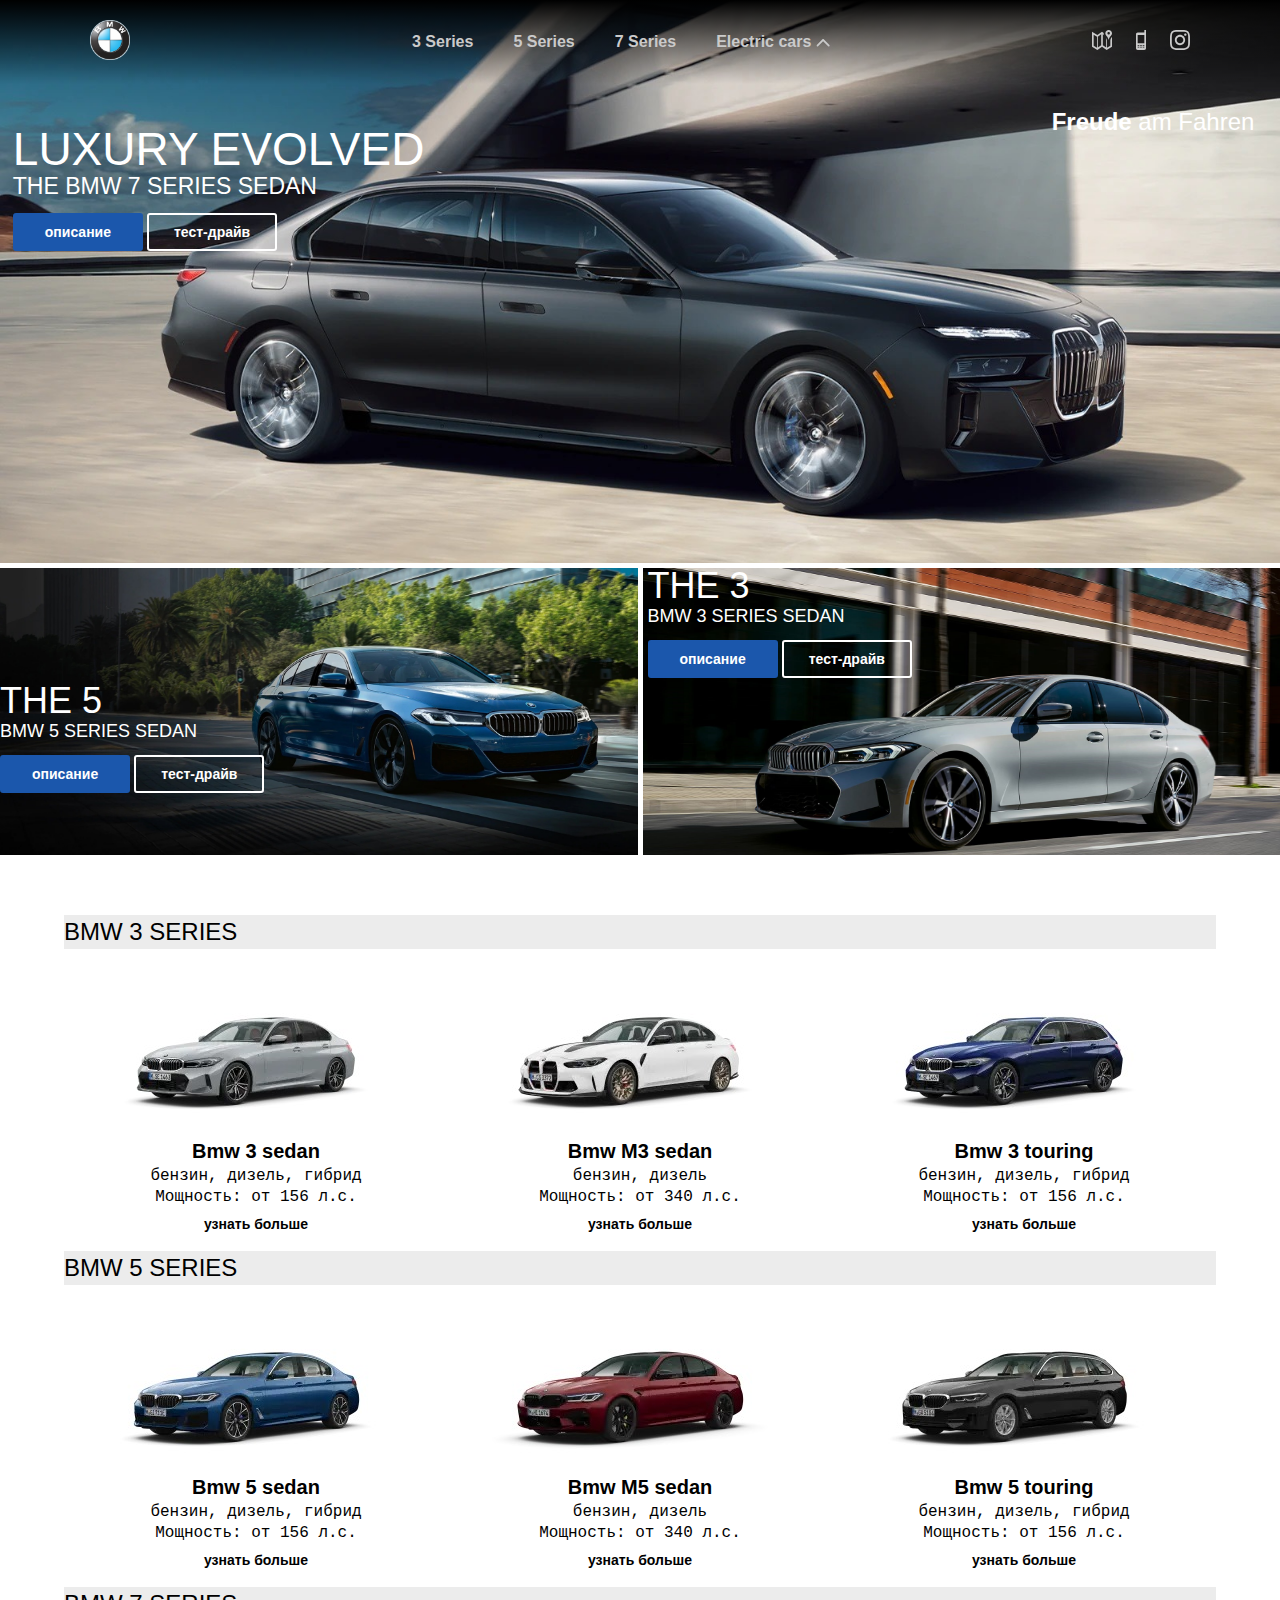
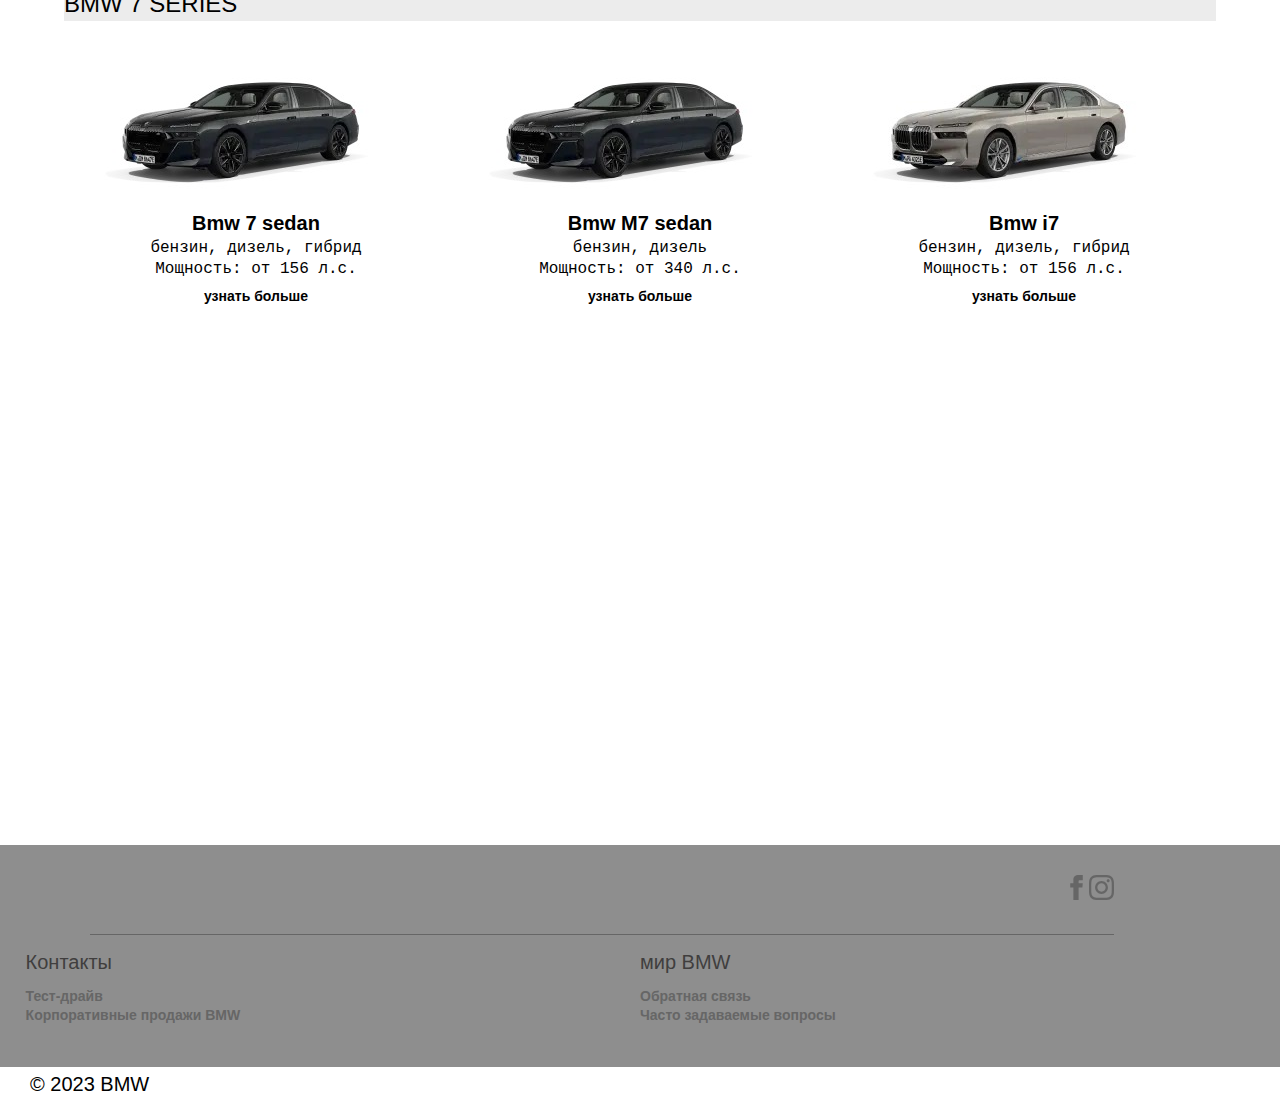
<file: index.html>
<!DOCTYPE html>
<html lang="en">
<head >
  <meta name="viewport" content="width=device-width, initial-scale=1.0">
  <meta charset="utf-8">
  <title> BMW </title>
  <link rel="shortcut icon" href="images/favicon.ico" type="image/x-icon">
  <link rel="stylesheet" href="styles/style.css" type="text/css">
</head>
<body>

    <header class="header">
        <div class="header_div"> 
          <div class="menu-btn">
            <svg  class="menu-icon" xmlns="http://www.w3.org/2000/svg" 
            fill-rule="evenodd" clip-rule="evenodd"><path d="M24 18v1h-24v-1h24zm0-6v1h
            -24v-1h24zm0-6v1h-24v-1h24z" /><path d="M24 19h-24v-1h24v1zm0-
            6h-24v-1h24v1zm0-6h-24v-1h24v1z"/></svg>
          </div>
            <a class="link_home" href="index.html" alt="home"><img class="logo" src="images/logo_bmw.png" alt="bmw"></a>
            <nav class="burger-menu hidden-menu">
              <ul class="list_menu">
                <li class="input_menu"><a class="link_menu" href="bmw7.html">3 Series</a></li>
                <li class="input_menu"><a class="link_menu" href="bmw7.html">5 Series</a></li>
                <li class="input_menu"><a class="link_menu" href="bmw7.html">7 Series</a></li>
                <li class="input_menu"><a class="link_menu  btn button" href="#">Electric cars
                       <svg class="svg_electro btn rotate" viewBox="0 0 16 9" xmlns="http://www.w3.org/2000/svg">
                       <path d="M7.29289 8.70711C7.68342 9.09763 8.31658 9.09763 8.70711 8.70711L15.0711 2.34315C15.4616 
                       1.95262 15.4616 1.31946 15.0711 0.928933C14.6805 0.538408 14.0474 0.538408 13.6569 0.928933L8 6.58579L2.34315 0.928932C1.95262 0.538407 1.31946 0.538407 0.928933 0.928932C0.538408 1.31946 0.538408 1.95262 0.928933 2.34315L7.29289 8.70711ZM7 7L7 8L9 8L9 7L7 7Z"/>
                       </svg>
                      </a>
                </li>
              </ul>
            </nav>
            <div class="menu_contact">
            <a class="menu_contact" alt="maps" href="https://www.google.com/maps/place/%D0%A3%D0%A0%D0%9C+%D0%90%D0%BB%D1%8C%D1%84%D0%B0-%D0%91%D0%B0%D0%BD%D0%BA/@53.971947,27.5871928,18.34z/data=!4m5!3m4!1s0x46dbc76c0604fe89:0x4b7a73ce755a266a!8m2!3d53.97207!4d27.58874?hl=ru">
              <svg class="svg_contact" xmlns="http://www.w3.org/2000/svg" viewBox="0 0 24 24"><path d="M23.961 8.429c-.831.982-1.614 1.918-1.961 3.775v6.683l-4 2.479v-9.161c-.206-1.104-.566-1.885-1-2.539v11.475l-4-2.885v-13.069l1.577 1.138c-.339-.701-.577-1.518-.577-2.524l.019-.345-2.019-1.456-5.545 4-6.455-4v18l6.455 4 5.545-4 5.545 4 6.455-4v-11.618l-.039.047zm-17.961 12.936l-4-2.479v-13.294l4 2.479v13.294zm5-3.11l-4 2.885v-13.067l4-2.886v13.068zm9-18.255c-2.1 0-4 1.702-4 3.801 0 3.121 3.188 3.451 4 8.199.812-4.748 4-5.078 4-8.199 0-2.099-1.9-3.801-4-3.801zm0 5.5c-.828 0-1.5-.671-1.5-1.5s.672-1.5 1.5-1.5 1.5.671 1.5 1.5-.672 1.5-1.5 1.5z"/>
              </svg></a>
            <a class="menu_tel" href="tel:+375298667847" alt="mobile">
              <svg class="svg_contact" xmlns="http://www.w3.org/2000/svg"  viewBox="0 0 24 24"><path d="M16 0v3h-8c-1.104 0-2 .896-2 2v17c0 1.104.896 2 2 2h8c1.104 0 2-.896 2-2v-22h-2zm-6 21h-2v-1h2v1zm0-2h-2v-1h2v1zm3 2h-2v-1h2v1zm0-2h-2v-1h2v1zm3 2h-2v-1h2v1zm0-2h-2v-1h2v1zm0-3h-8v-10h8v10z"/>
            </svg></a>
            <a href="https://www.instagram.com/bmw.belarus/" alt="instagram">
              <svg class="svg_contact" xmlns="http://www.w3.org/2000/svg"  viewBox="0 0 24 24"><path d="M12 2.163c3.204 0 3.584.012 4.85.07 3.252.148 4.771 1.691 4.919 4.919.058 1.265.069 1.645.069 4.849 0 3.205-.012 3.584-.069 4.849-.149 3.225-1.664 4.771-4.919 4.919-1.266.058-1.644.07-4.85.07-3.204 0-3.584-.012-4.849-.07-3.26-.149-4.771-1.699-4.919-4.92-.058-1.265-.07-1.644-.07-4.849 0-3.204.013-3.583.07-4.849.149-3.227 1.664-4.771 4.919-4.919 1.266-.057 1.645-.069 4.849-.069zm0-2.163c-3.259 0-3.667.014-4.947.072-4.358.2-6.78 2.618-6.98 6.98-.059 1.281-.073 1.689-.073 4.948 0 3.259.014 3.668.072 4.948.2 4.358 2.618 6.78 6.98 6.98 1.281.058 1.689.072 4.948.072 3.259 0 3.668-.014 4.948-.072 4.354-.2 6.782-2.618 6.979-6.98.059-1.28.073-1.689.073-4.948 0-3.259-.014-3.667-.072-4.947-.196-4.354-2.617-6.78-6.979-6.98-1.281-.059-1.69-.073-4.949-.073zm0 5.838c-3.403 0-6.162 2.759-6.162 6.162s2.759 6.163 6.162 6.163 6.162-2.759 6.162-6.163c0-3.403-2.759-6.162-6.162-6.162zm0 10.162c-2.209 0-4-1.79-4-4 0-2.209 1.791-4 4-4s4 1.791 4 4c0 2.21-1.791 4-4 4zm6.406-11.845c-.796 0-1.441.645-1.441 1.44s.645 1.44 1.441 1.44c.795 0 1.439-.645 1.439-1.44s-.644-1.44-1.439-1.44z"/>
            </svg></a>
            </div>
          </div>
          <ul class="list_electro hidden">
            <li class="item_electro"><a href="bmwi.html"><img class="img_electro" src="images/bmv_ix.jpg"></a><a class="link_electro" href="bmwi.html">iX</a></li>
            <li class="item_electro"><a href="bmwi.html"><img class="img_electro" src="images/bmw_i7.jpg"></a><a class="link_electro" href="bmwi.html">i7</a></li>
            <li class="item_electro"><a href="bmwi.html"><img class="img_electro" src="images/bmw_i4.jpg"></a><a class="link_electro" href="bmwi.html">i4</a></li>
            <li class="item_electro"><a href="bmwi.html"><img class="img_electro" src="images/bmw_i1.jpg"></a><a class="link_electro" href="bmwi.html">i1</a></li>
          </ul>
           
           
    </header>
    <main>
      <section class="preview">
        <h2 class="tagline">Freude<span class="am_fahren"> am Fahren</span></h2>
        <div class="preview_img">
          <div class="preview_bmw7">
            <span class="the7">THE 7</span>
            <span class="span_luxury">LUXURY EVOLVED</span><br>
            <span class="span_sedan">THE BMW 7 SERIES SEDAN</span><br>
            <a href="bmw7.html" class="link_transition" title="bmw7">описание</a>
            <a href="testdrive.html" class="link_test-drive" title="bmw7">тест-драйв</a>
           </div>
        </div>
        <div class="preview_img5">
          <div class="preview_bmw5">
                <span class="span_luxury_small">THE 5</span><br>
                <span class="span_sedan_small">BMW 5 SERIES SEDAN</span><br>
                <a href="bmw7.html" class="link_transition">описание</a>
                <a href="testdrive.html" class="link_test-drive" title="bmw7">тест-драйв</a>
          </div>
        </div>
        <div class="preview_img3">
          <div class="preview_bmw3">
                <span class="span_luxury_small">THE 3</span><br>
                <span class="span_sedan_small">BMW 3 SERIES SEDAN</span><br>
                <a href="bmw7.html" class="link_transition">описание</a>
                <a href="testdrive.html" class="link_test-drive" title="bmw7">тест-драйв</a>
          </div>
        </div>
      </section>
      <section class="models">
        <div class="model_box">
        <span class="list_models-name">BMW 3 SERIES</span>
        <ul class="list_models">
          <li class="item_model">
            <img src="images/bmw3.jpg" alt="bmw3">
            <span class="model_name">Bmw 3 sedan</span>
            <span class="model_description">бензин, дизель, гибрид</span>
            <span class="model_description">Мощность: от 156 л.с.</span>
            <a class="model_link"  href="bmw7.html" title="bmw">узнать больше</a>
          </li>
          <li class="item_model">
            <img src="images/bmwm3.jpg" alt="bmw3">
            <span class="model_name">Bmw M3 sedan</span>
            <span class="model_description">бензин, дизель</span>
            <span class="model_description">Мощность: от 340 л.с.</span>
            <a class="model_link"  href="bmw7.html" title="bmw">узнать больше</a>
          </li>
          <li class="item_model">
            <img src="images/bmw3touring.jpg" alt="bmw3">
            <span class="model_name">Bmw 3 touring</span>
            <span class="model_description">бензин, дизель, гибрид</span>
            <span class="model_description">Мощность: от 156 л.с.</span>
            <a class="model_link"  href="bmw7.html" title="bmw">узнать больше</a>
          </li>
        </ul>
        </div>
        <div class="model_box">
        <span class="list_models-name">BMW 5 SERIES</span>
        <ul class="list_models">
          <li class="item_model">
            <img src="images/bmw5.jpg" alt="bmw3">
            <span class="model_name">Bmw 5 sedan</span>
            <span class="model_description">бензин, дизель, гибрид</span>
            <span class="model_description">Мощность: от 156 л.с.</span>
            <a class="model_link"  href="bmw7.html" title="bmw">узнать больше</a>
          </li>
          <li class="item_model">
            <img src="images/bmwm5.jpg" alt="bmw3">
            <span class="model_name">Bmw M5 sedan</span>
            <span class="model_description">бензин, дизель</span>
            <span class="model_description">Мощность: от 340 л.с.</span>
            <a class="model_link"  href="bmw7.html" title="bmw">узнать больше</a>
          </li>
          <li class="item_model">
            <img src="images/bmw5touring.jpg" alt="bmw3">
            <span class="model_name">Bmw 5 touring</span>
            <span class="model_description">бензин, дизель, гибрид</span>
            <span class="model_description">Мощность: от 156 л.с.</span>
            <a class="model_link"  href="bmw7.html" title="bmw">узнать больше</a>
          </li>
        </ul>
        </div>
        <div class="model_box">
        <span class="list_models-name">BMW 7 SERIES</span>
        <ul class="list_models">
          <li class="item_model">
            <img src="images/bmwm7.jpg" alt="bmw3">
            <span class="model_name">Bmw 7 sedan</span>
            <span class="model_description">бензин, дизель, гибрид</span>
            <span class="model_description">Мощность: от 156 л.с.</span>
            <a class="model_link" href="bmw7.html" title="bmw">узнать больше</a>
          </li>
          <li class="item_model">
            <img src="images/bmwm7.jpg" alt="bmw3">
            <span class="model_name">Bmw M7 sedan</span>
            <span class="model_description">бензин, дизель</span>
            <span class="model_description">Мощность: от 340 л.с.</span>
            <a class="model_link" href="bmw7.html" title="bmw">узнать больше</a>
          </li>
          <li class="item_model">
            <img src="images/bmw_i7.jpg" alt="bmw3">
            <span class="model_name">Bmw i7</span>
            <span class="model_description">бензин, дизель, гибрид</span>
            <span class="model_description">Мощность: от 156 л.с.</span>
            <a class="model_link" href="bmw7.html" title="bmw">узнать больше</a>
          </li>
        </ul>
       </div>
      </section>
      <section class="container_slider">
        <div class="slider_img">
           <img class="power" src="images/slide1.jpg" alt="slide1">
             <div class="container_text">
               <span class="text_slider">DESIGNED FOR THE DRIVEN</span><br>
               <span class="text2_slider">Earn up to 5X POINTS on eligible purchases.</span>
             </div>
        </div>
        <div class="slider_img">
           <img class="power" src="images/slide2.jpg" alt="slide2">
             <div class="container_text">
                <span class="text_slider">INTRODUCING BMW ULTIMATE CARE OIL<br>SERVICES</span><br>
                <span class="text2_slider">3 years prepaid for $225 for BMWs that have reached 60<br>
                monts or 60,000 miles</span>
             </div>
        </div>
        <div class="slider_img">
           <img class="power" src="images/slide3.jpg" alt="slide3">
             <div class="container_text">
               <span class="text_slider">BMW VALUE SERVICE</span>
               <span class="text2_slider">Think we're expensive? Think again.</span>
             </div>
        </div>
        <div class="slider_img">
           <img class="power" src="images/slide4.jpg" alt="slide4">
             <div class="container_text">
               <span class="text_slider">DOWNLOAD THE NEW<br>MY BMW APP</span>
             </div>
        </div>
      </section>

    </main>
    
    
    <footer>
      <section class="section_footer">
        <div class="container_svg">
          <a href="https://www.facebook.com/BMW" alt="facebook"><svg class="svg_footer" xmlns="http://www.w3.org/2000/svg"  viewBox="0 0 24 24"><path d="M9 8h-3v4h3v12h5v-12h3.642l.358-4h-4v-1.667c0-.955.192-1.333 1.115-1.333h2.885v-5h-3.808c-3.596 0-5.192 1.583-5.192 4.615v3.385z"/>
          </svg>
          </a>
          <a href="https://www.instagram.com/bmw.belarus/" alt="instagram">
          <svg class="svg_footer" xmlns="http://www.w3.org/2000/svg"  viewBox="0 0 24 24"><path d="M12 2.163c3.204 0 3.584.012 4.85.07 3.252.148 4.771 1.691 4.919 4.919.058 1.265.069 1.645.069 4.849 0 3.205-.012 3.584-.069 4.849-.149 3.225-1.664 4.771-4.919 4.919-1.266.058-1.644.07-4.85.07-3.204 0-3.584-.012-4.849-.07-3.26-.149-4.771-1.699-4.919-4.92-.058-1.265-.07-1.644-.07-4.849 0-3.204.013-3.583.07-4.849.149-3.227 1.664-4.771 4.919-4.919 1.266-.057 1.645-.069 4.849-.069zm0-2.163c-3.259 0-3.667.014-4.947.072-4.358.2-6.78 2.618-6.98 6.98-.059 1.281-.073 1.689-.073 4.948 0 3.259.014 3.668.072 4.948.2 4.358 2.618 6.78 6.98 6.98 1.281.058 1.689.072 4.948.072 3.259 0 3.668-.014 4.948-.072 4.354-.2 6.782-2.618 6.979-6.98.059-1.28.073-1.689.073-4.948 0-3.259-.014-3.667-.072-4.947-.196-4.354-2.617-6.78-6.979-6.98-1.281-.059-1.69-.073-4.949-.073zm0 5.838c-3.403 0-6.162 2.759-6.162 6.162s2.759 6.163 6.162 6.163 6.162-2.759 6.162-6.163c0-3.403-2.759-6.162-6.162-6.162zm0 10.162c-2.209 0-4-1.79-4-4 0-2.209 1.791-4 4-4s4 1.791 4 4c0 2.21-1.791 4-4 4zm6.406-11.845c-.796 0-1.441.645-1.441 1.44s.645 1.44 1.441 1.44c.795 0 1.439-.645 1.439-1.44s-.644-1.44-1.439-1.44z"/>
          </svg>
          </a>
        </div>
        <div class="container_contacts">
          <span class="footer_span box1">Контакты</span>
          <a class="link_footer" href="testdrive.html" title="test">Тест-драйв</a>
          <a class="link_footer">Обратная связь</a>
          <span class="footer_span box2">мир BMW</span>
          <a class="link_footer">Корпоративные продажи BMW</a>
          <a class="link_footer" href="question.html">Часто задаваемые вопросы</a>
        </div>
      </section>
      <span class="bmw2023">© 2023 BMW</span>
    </footer>





<script src="scripts/main.js"></script>

</body>
</html>
</file>
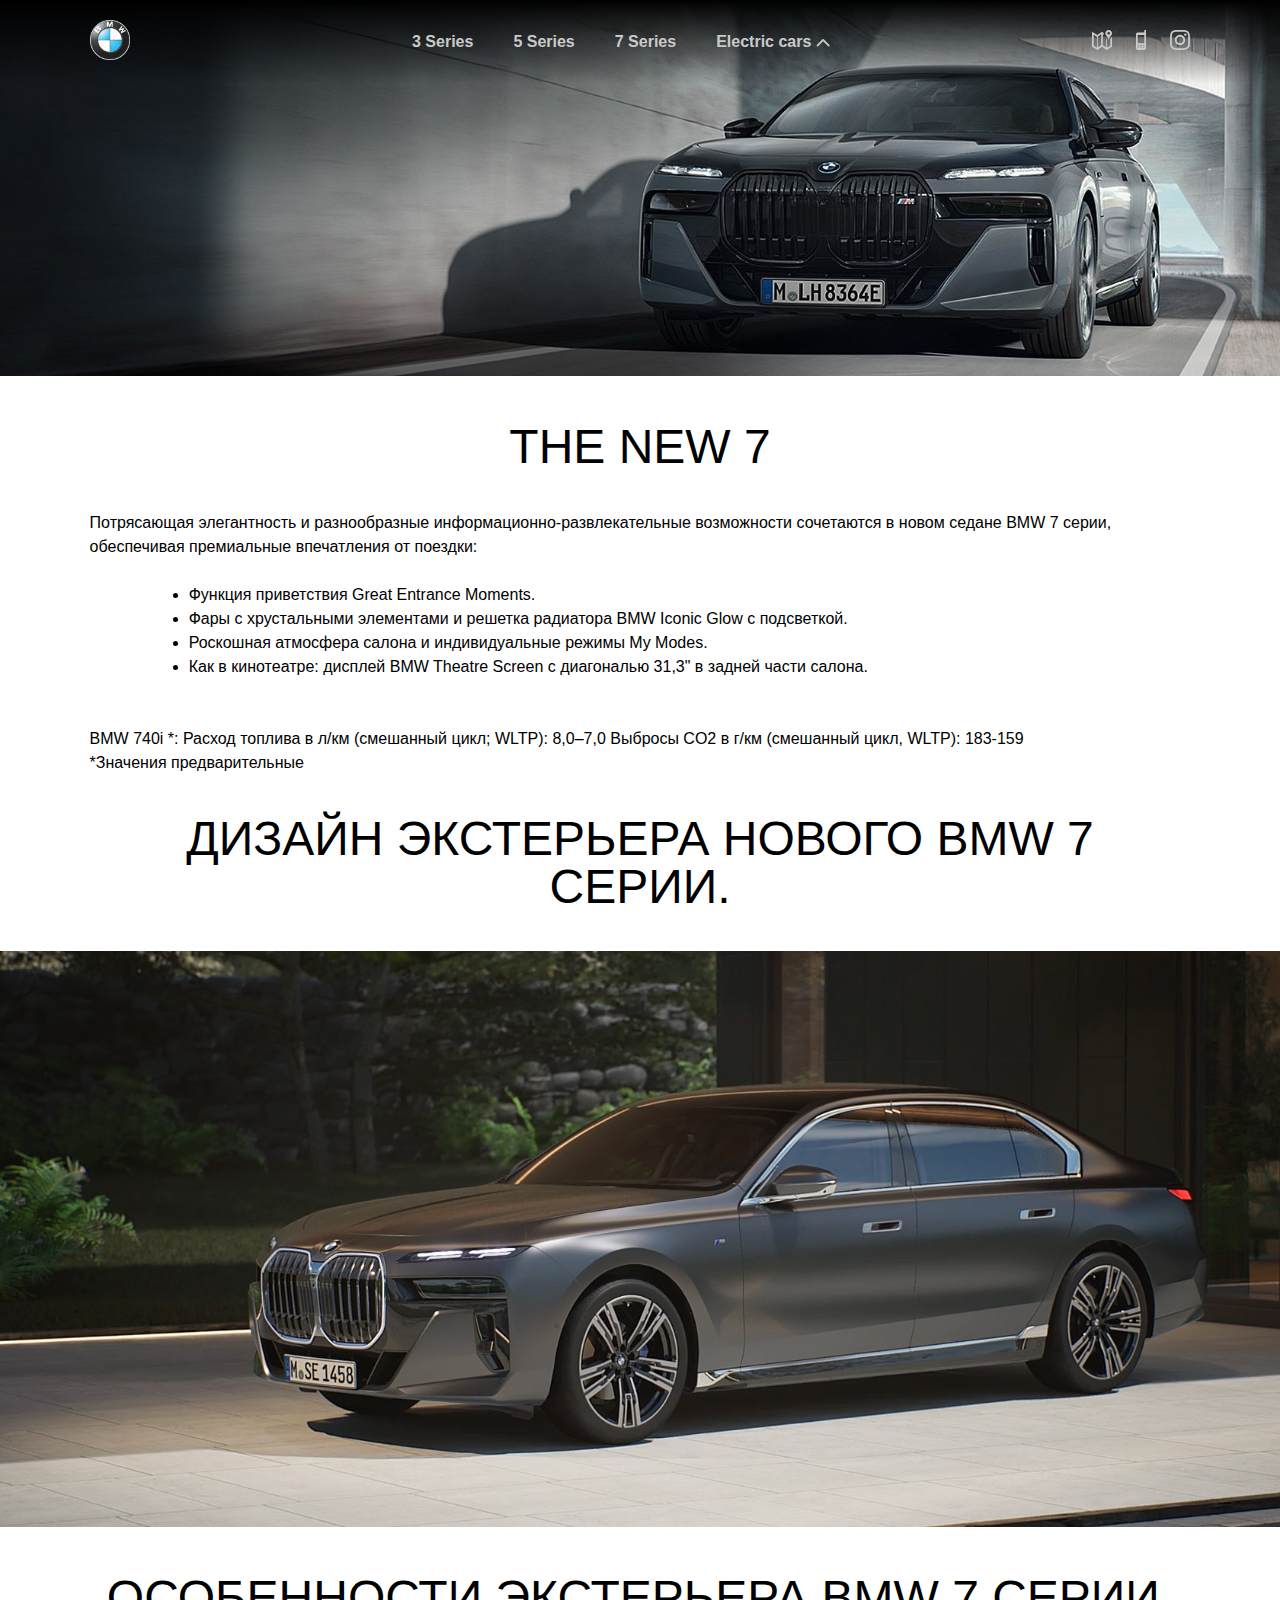
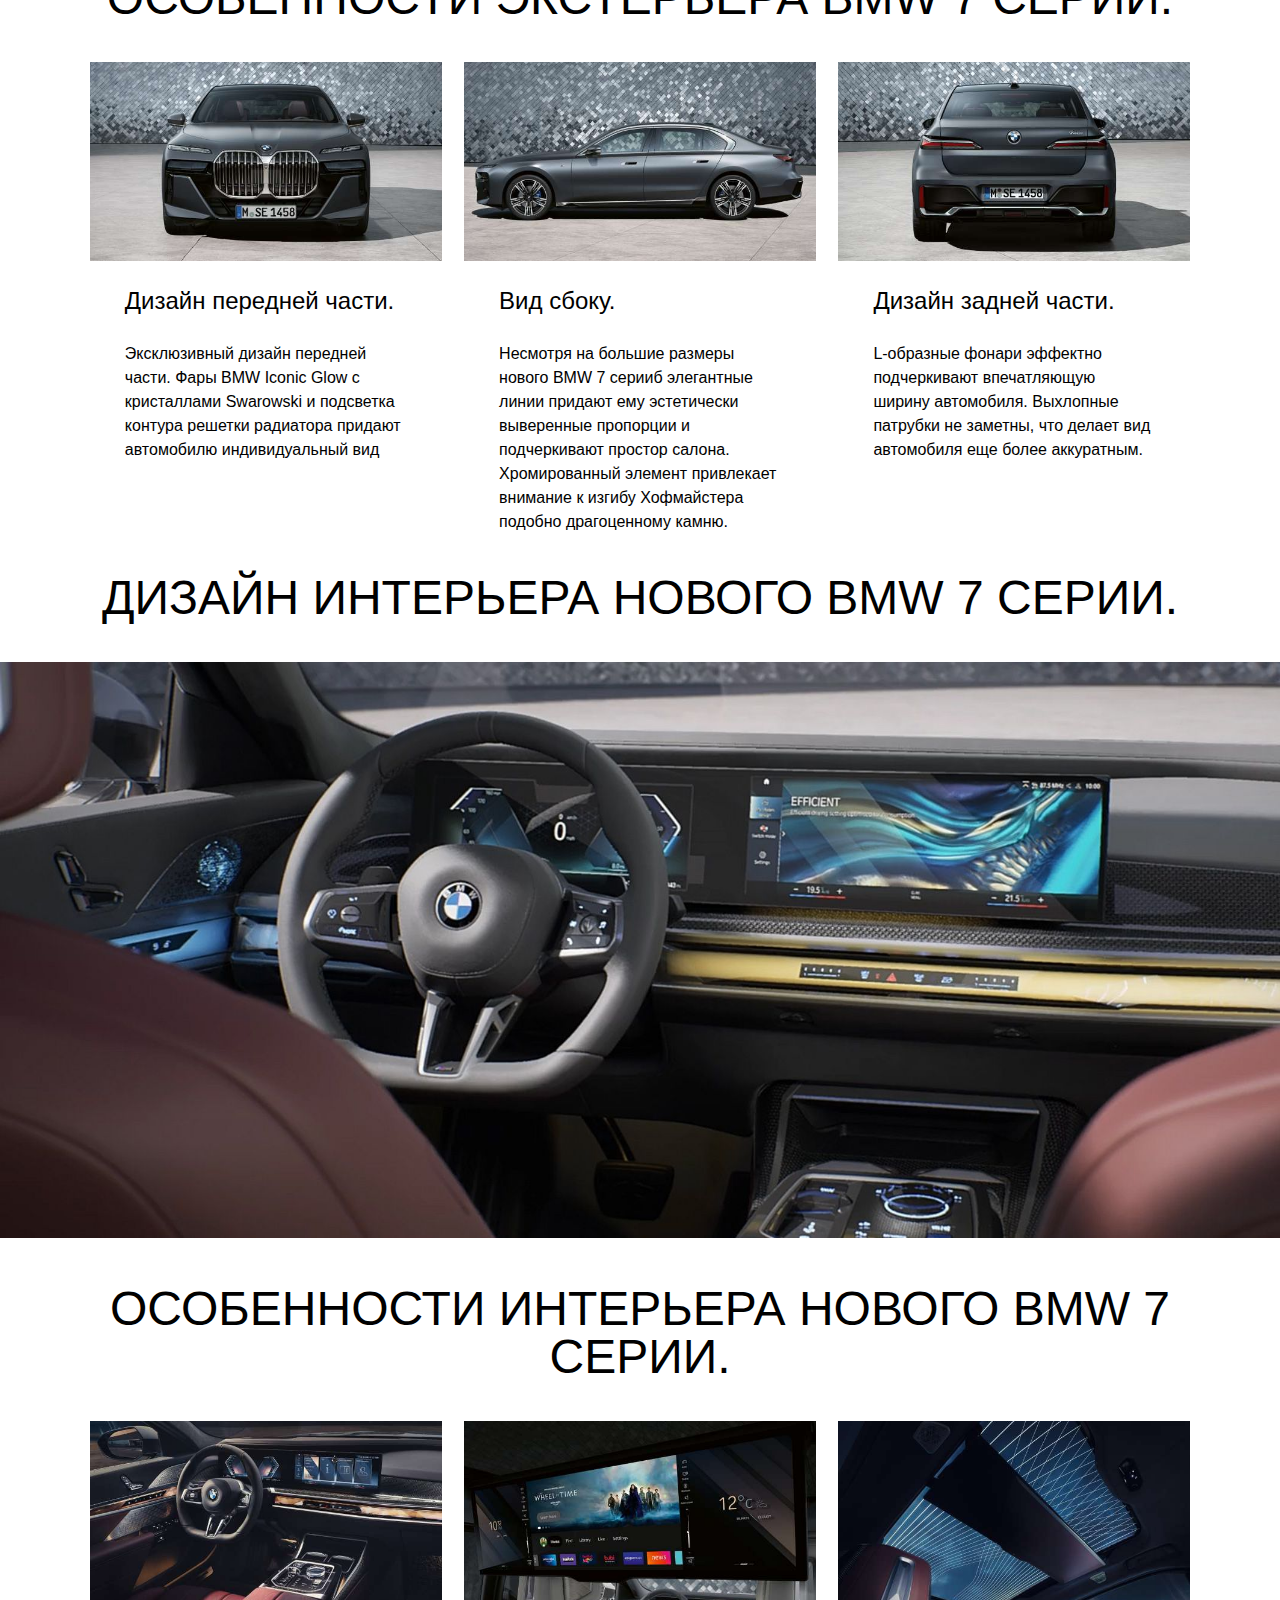
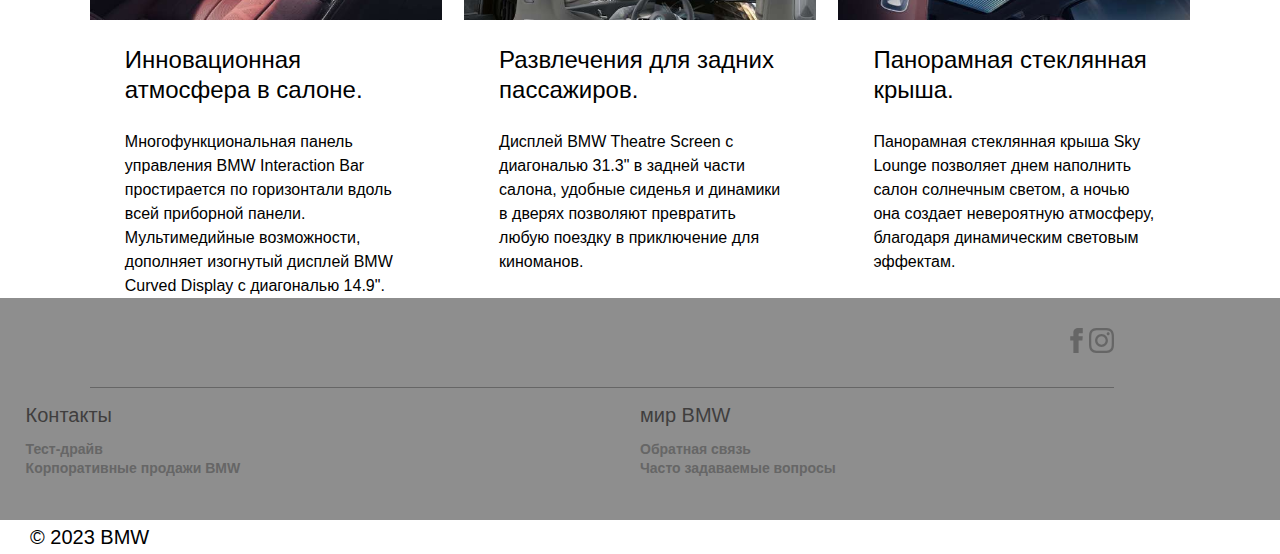
<file: bmw7.html>
<!DOCTYPE html>
<html lang="en">
<head >
  <meta name="viewport" content="width=device-width, initial-scale=1.0">
  <meta charset="utf-8">
  <title> BMW </title>
  <link rel="shortcut icon" href="images/favicon.ico" type="image/x-icon">
  <link rel="stylesheet" href="styles/style.css" type="text/css">
  <link rel="stylesheet" href="styles/stylebmw.css" type="text/css">
</head>
<body>

    <header class="header">
        <div class="header_div"> 
          <div class="menu-btn">
            <svg  class="menu-icon" xmlns="http://www.w3.org/2000/svg" 
            fill-rule="evenodd" clip-rule="evenodd"><path d="M24 18v1h-24v-1h24zm0-6v1h
            -24v-1h24zm0-6v1h-24v-1h24z" /><path d="M24 19h-24v-1h24v1zm0-
            6h-24v-1h24v1zm0-6h-24v-1h24v1z"/></svg>
          </div>
            <a class="link_home" href="index.html" alt="home"><img class="logo" src="images/logo_bmw.png" alt="bmw"></a>
            <nav class="burger-menu hidden-menu">
              <ul class="list_menu">
                <li class="input_menu"><a class="link_menu" href="bmw7.html">3 Series</a></li>
                <li class="input_menu"><a class="link_menu" href="bmw7.html">5 Series</a></li>
                <li class="input_menu"><a class="link_menu" href="bmw7.html">7 Series</a></li>
                <li class="input_menu"><a class="link_menu  btn button" href="#">Electric cars
                       <svg class="svg_electro btn rotate" viewBox="0 0 16 9" xmlns="http://www.w3.org/2000/svg">
                       <path d="M7.29289 8.70711C7.68342 9.09763 8.31658 9.09763 8.70711 8.70711L15.0711 2.34315C15.4616 1.95262 15.4616 1.31946 15.0711 0.928933C14.6805 0.538408 14.0474 0.538408 13.6569 0.928933L8 6.58579L2.34315 0.928932C1.95262 0.538407 1.31946 0.538407 0.928933 0.928932C0.538408 1.31946 0.538408 1.95262 0.928933 2.34315L7.29289 8.70711ZM7 7L7 8L9 8L9 7L7 7Z"/>
                       </svg>
                      </a>
                </li>
              </ul>
            </nav>
            <div class="menu_contact">
            <a class="menu_contact" alt="maps" href="https://www.google.com/maps/place/%D0%A3%D0%A0%D0%9C+%D0%90%D0%BB%D1%8C%D1%84%D0%B0-%D0%91%D0%B0%D0%BD%D0%BA/@53.971947,27.5871928,18.34z/data=!4m5!3m4!1s0x46dbc76c0604fe89:0x4b7a73ce755a266a!8m2!3d53.97207!4d27.58874?hl=ru">
              <svg class="svg_contact" xmlns="http://www.w3.org/2000/svg" viewBox="0 0 24 24"><path d="M23.961 8.429c-.831.982-1.614 1.918-1.961 3.775v6.683l-4 2.479v-9.161c-.206-1.104-.566-1.885-1-2.539v11.475l-4-2.885v-13.069l1.577 1.138c-.339-.701-.577-1.518-.577-2.524l.019-.345-2.019-1.456-5.545 4-6.455-4v18l6.455 4 5.545-4 5.545 4 6.455-4v-11.618l-.039.047zm-17.961 12.936l-4-2.479v-13.294l4 2.479v13.294zm5-3.11l-4 2.885v-13.067l4-2.886v13.068zm9-18.255c-2.1 0-4 1.702-4 3.801 0 3.121 3.188 3.451 4 8.199.812-4.748 4-5.078 4-8.199 0-2.099-1.9-3.801-4-3.801zm0 5.5c-.828 0-1.5-.671-1.5-1.5s.672-1.5 1.5-1.5 1.5.671 1.5 1.5-.672 1.5-1.5 1.5z"/>
              </svg></a>
            <a class="menu_tel" href="tel:+375298667847" alt="mobile">
              <svg class="svg_contact" xmlns="http://www.w3.org/2000/svg"  viewBox="0 0 24 24"><path d="M16 0v3h-8c-1.104 0-2 .896-2 2v17c0 1.104.896 2 2 2h8c1.104 0 2-.896 2-2v-22h-2zm-6 21h-2v-1h2v1zm0-2h-2v-1h2v1zm3 2h-2v-1h2v1zm0-2h-2v-1h2v1zm3 2h-2v-1h2v1zm0-2h-2v-1h2v1zm0-3h-8v-10h8v10z"/>
            </svg></a>
            <a href="https://www.instagram.com/bmw.belarus/" alt="instagram">
              <svg class="svg_contact" xmlns="http://www.w3.org/2000/svg"  viewBox="0 0 24 24"><path d="M12 2.163c3.204 0 3.584.012 4.85.07 3.252.148 4.771 1.691 4.919 4.919.058 1.265.069 1.645.069 4.849 0 3.205-.012 3.584-.069 4.849-.149 3.225-1.664 4.771-4.919 4.919-1.266.058-1.644.07-4.85.07-3.204 0-3.584-.012-4.849-.07-3.26-.149-4.771-1.699-4.919-4.92-.058-1.265-.07-1.644-.07-4.849 0-3.204.013-3.583.07-4.849.149-3.227 1.664-4.771 4.919-4.919 1.266-.057 1.645-.069 4.849-.069zm0-2.163c-3.259 0-3.667.014-4.947.072-4.358.2-6.78 2.618-6.98 6.98-.059 1.281-.073 1.689-.073 4.948 0 3.259.014 3.668.072 4.948.2 4.358 2.618 6.78 6.98 6.98 1.281.058 1.689.072 4.948.072 3.259 0 3.668-.014 4.948-.072 4.354-.2 6.782-2.618 6.979-6.98.059-1.28.073-1.689.073-4.948 0-3.259-.014-3.667-.072-4.947-.196-4.354-2.617-6.78-6.979-6.98-1.281-.059-1.69-.073-4.949-.073zm0 5.838c-3.403 0-6.162 2.759-6.162 6.162s2.759 6.163 6.162 6.163 6.162-2.759 6.162-6.163c0-3.403-2.759-6.162-6.162-6.162zm0 10.162c-2.209 0-4-1.79-4-4 0-2.209 1.791-4 4-4s4 1.791 4 4c0 2.21-1.791 4-4 4zm6.406-11.845c-.796 0-1.441.645-1.441 1.44s.645 1.44 1.441 1.44c.795 0 1.439-.645 1.439-1.44s-.644-1.44-1.439-1.44z"/>
            </svg></a>
            </div>
          </div>
          <ul class="list_electro hidden">
            <li class="item_electro"><a href="bmwi.html"><img class="img_electro" src="images/bmv_ix.jpg"></a><a class="link_electro" href="bmwi.html">iX</a></li>
            <li class="item_electro"><a href="bmwi.html"><img class="img_electro" src="images/bmw_i7.jpg"></a><a class="link_electro" href="bmwi.html">i7</a></li>
            <li class="item_electro"><a href="bmwi.html"><img class="img_electro" src="images/bmw_i4.jpg"></a><a class="link_electro" href="bmwi.html">i4</a></li>
            <li class="item_electro"><a href="bmwi.html"><img class="img_electro" src="images/bmw_i1.jpg"></a><a class="link_electro" href="bmwi.html">i1</a></li>
          </ul>
    </header>
    <main class="content_bmw7">
      <img class="preview_image" src="images/bmw7limousine.jpg" alt="bmw">
      <h2 class="titlebmw">THE NEW 7</h2>
      <div class="text_content">
        Потрясающая элегантность и разнообразные информационно-развлекательные
         возможности сочетаются в новом седане BMW 7 серии, обеспечивая премиальные 
         впечатления от поездки:
         <br><br>
         <ul class="list_bmw7">
          <li>Функция приветствия Great Entrance Moments.</li>
          <li>Фары с хрустальными элементами и решетка радиатора BMW Iconic Glow с подсветкой.</li>
          <li>Роскошная атмосфера салона и индивидуальные режимы My Modes.</li>
          <li>Как в кинотеатре: дисплей BMW Theatre Screen с диагональю 31,3" в задней части салона.</li>
         </ul>
         <br><br>
         BMW 740i *:
        Расход топлива в л/км (смешанный цикл; WLTP): 8,0–7,0
        Выбросы CO2 в г/км (смешанный цикл, WLTP): 183-159
        <br>
        *Значения предварительные
      </div>
        <h2 class="titlebmw">ДИЗАЙН ЭКСТЕРЬЕРА НОВОГО BMW 7 СЕРИИ.</h2>
        <img class="bmw_exterior" src="images/bmw-7-series.jpg" alt="bmw7">
        <h2 class="titlebmw">ОСОБЕННОСТИ ЭКСТЕРЬЕРА BMW 7 СЕРИИ.</h2>

      <section class="container_exterior">
          <div class="inbox_bmw">
            <img class="mini_img" src="images/bmw7ex1.jpg" alt="bmw">
            <p class="description_ext">
            <span class="title_mini">Дизайн передней части.</span><br>
            Эксклюзивный дизайн передней части. 
            Фары BMW Iconic Glow с кристаллами 
            Swarowski и подсветка контура решетки
            радиатора придают автомобилю индивидуальный вид
          </p>
          </div>
          <div class="inbox_bmw">
          <img class="mini_img" src="images/bmw7ex2.jpg" alt="bmw">
          <p class="description_ext">
            <span class="title_mini">Вид сбоку.</span><br>
            Несмотря на большие размеры нового 
            BMW 7 серииб элегантные линии придают ему эстетически
            выверенные пропорции и подчеркивают простор салона.
            Хромированный элемент привлекает внимание к изгибу 
            Хофмайстера подобно драгоценному камню.</p>
          </div>
          <div class="inbox_bmw">
          <img class="mini_img" src="images/bmw7ex3.jpg" alt="bmw">
          <p class="description_ext">
            <span class="title_mini">Дизайн задней части.</span><br>
          L-образные фонари эффектно подчеркивают впечатляющую 
        ширину автомобиля. Выхлопные патрубки не заметны, 
        что делает вид автомобиля еще более аккуратным.  </p>
        </div> 
      </section>
      <h2 class="titlebmw">ДИЗАЙН ИНТЕРЬЕРА НОВОГО BMW 7 СЕРИИ.</h2>
      <img class="bmw_exterior" src="images/interiorbmw7.jpg">
      <h2 class="titlebmw">ОСОБЕННОСТИ ИНТЕРЬЕРА НОВОГО BMW 7 СЕРИИ.</h2>
      <section class="container_exterior">
        <div class="inbox_bmw">
          <img class="mini_img" src="images/1intbmw7.jpg" alt="bmw">
          <p class="description_ext">
          <span class="title_mini">Инновационная атмосфера в салоне.</span><br>
          Многофункциональная панель управления BMW Interaction Bar 
          простирается по горизонтали вдоль всей приборной панели. 
          Мультимедийные возможности, дополняет изогнутый дисплей 
          BMW Curved Display с диагональю 14.9".
        </p>
        </div>
        <div class="inbox_bmw">
        <img class="mini_img" src="images/2intbmw7.jpg" alt="bmw">
        <p class="description_ext">
          <span class="title_mini">Развлечения для задних пассажиров.</span><br>
         Дисплей BMW Theatre Screen с диагональю 31.3" в задней части 
         салона, удобные сиденья и динамики в дверях позволяют превратить 
         любую поездку в приключение для киноманов.</p>
        </div>
        <div class="inbox_bmw">
        <img class="mini_img" src="images/3intbmw7.jpg" alt="bmw">
        <p class="description_ext">
          <span class="title_mini">Панорамная стеклянная крыша.</span><br>
        Панорамная стеклянная крыша Sky Lounge позволяет днем наполнить салон 
        солнечным светом, а ночью она создает невероятную атмосферу, 
        благодаря динамическим световым эффектам.</p>
      </div> 
    </section>
    </main>
    <footer>
      <section class="section_footer">
        <div class="container_svg">
          <a href="https://www.facebook.com/BMW" alt="facebook"><svg class="svg_footer" xmlns="http://www.w3.org/2000/svg"  viewBox="0 0 24 24"><path d="M9 8h-3v4h3v12h5v-12h3.642l.358-4h-4v-1.667c0-.955.192-1.333 1.115-1.333h2.885v-5h-3.808c-3.596 0-5.192 1.583-5.192 4.615v3.385z"/>
          </svg>
          </a>
          <a href="https://www.instagram.com/bmw.belarus/" alt="instagram">
          <svg class="svg_footer" xmlns="http://www.w3.org/2000/svg"  viewBox="0 0 24 24"><path d="M12 2.163c3.204 0 3.584.012 4.85.07 3.252.148 4.771 1.691 4.919 4.919.058 1.265.069 1.645.069 4.849 0 3.205-.012 3.584-.069 4.849-.149 3.225-1.664 4.771-4.919 4.919-1.266.058-1.644.07-4.85.07-3.204 0-3.584-.012-4.849-.07-3.26-.149-4.771-1.699-4.919-4.92-.058-1.265-.07-1.644-.07-4.849 0-3.204.013-3.583.07-4.849.149-3.227 1.664-4.771 4.919-4.919 1.266-.057 1.645-.069 4.849-.069zm0-2.163c-3.259 0-3.667.014-4.947.072-4.358.2-6.78 2.618-6.98 6.98-.059 1.281-.073 1.689-.073 4.948 0 3.259.014 3.668.072 4.948.2 4.358 2.618 6.78 6.98 6.98 1.281.058 1.689.072 4.948.072 3.259 0 3.668-.014 4.948-.072 4.354-.2 6.782-2.618 6.979-6.98.059-1.28.073-1.689.073-4.948 0-3.259-.014-3.667-.072-4.947-.196-4.354-2.617-6.78-6.979-6.98-1.281-.059-1.69-.073-4.949-.073zm0 5.838c-3.403 0-6.162 2.759-6.162 6.162s2.759 6.163 6.162 6.163 6.162-2.759 6.162-6.163c0-3.403-2.759-6.162-6.162-6.162zm0 10.162c-2.209 0-4-1.79-4-4 0-2.209 1.791-4 4-4s4 1.791 4 4c0 2.21-1.791 4-4 4zm6.406-11.845c-.796 0-1.441.645-1.441 1.44s.645 1.44 1.441 1.44c.795 0 1.439-.645 1.439-1.44s-.644-1.44-1.439-1.44z"/>
          </svg>
          </a>
        </div>
        <div class="container_contacts">
          <span class="footer_span box1">Контакты</span>
          <a class="link_footer" href="testdrive.html" title="test">Тест-драйв</a>
          <a class="link_footer" >Обратная связь</a>
          <span class="footer_span box2">мир BMW</span>
          <a class="link_footer" >Корпоративные продажи BMW</a>
          <a class="link_footer" href="question.html">Часто задаваемые вопросы</a>
        </div>
      </section>
      <span class="bmw2023">© 2023 BMW</span>
    </footer>





<script src="scripts/main.js"></script>

</body>
</html>
</file>
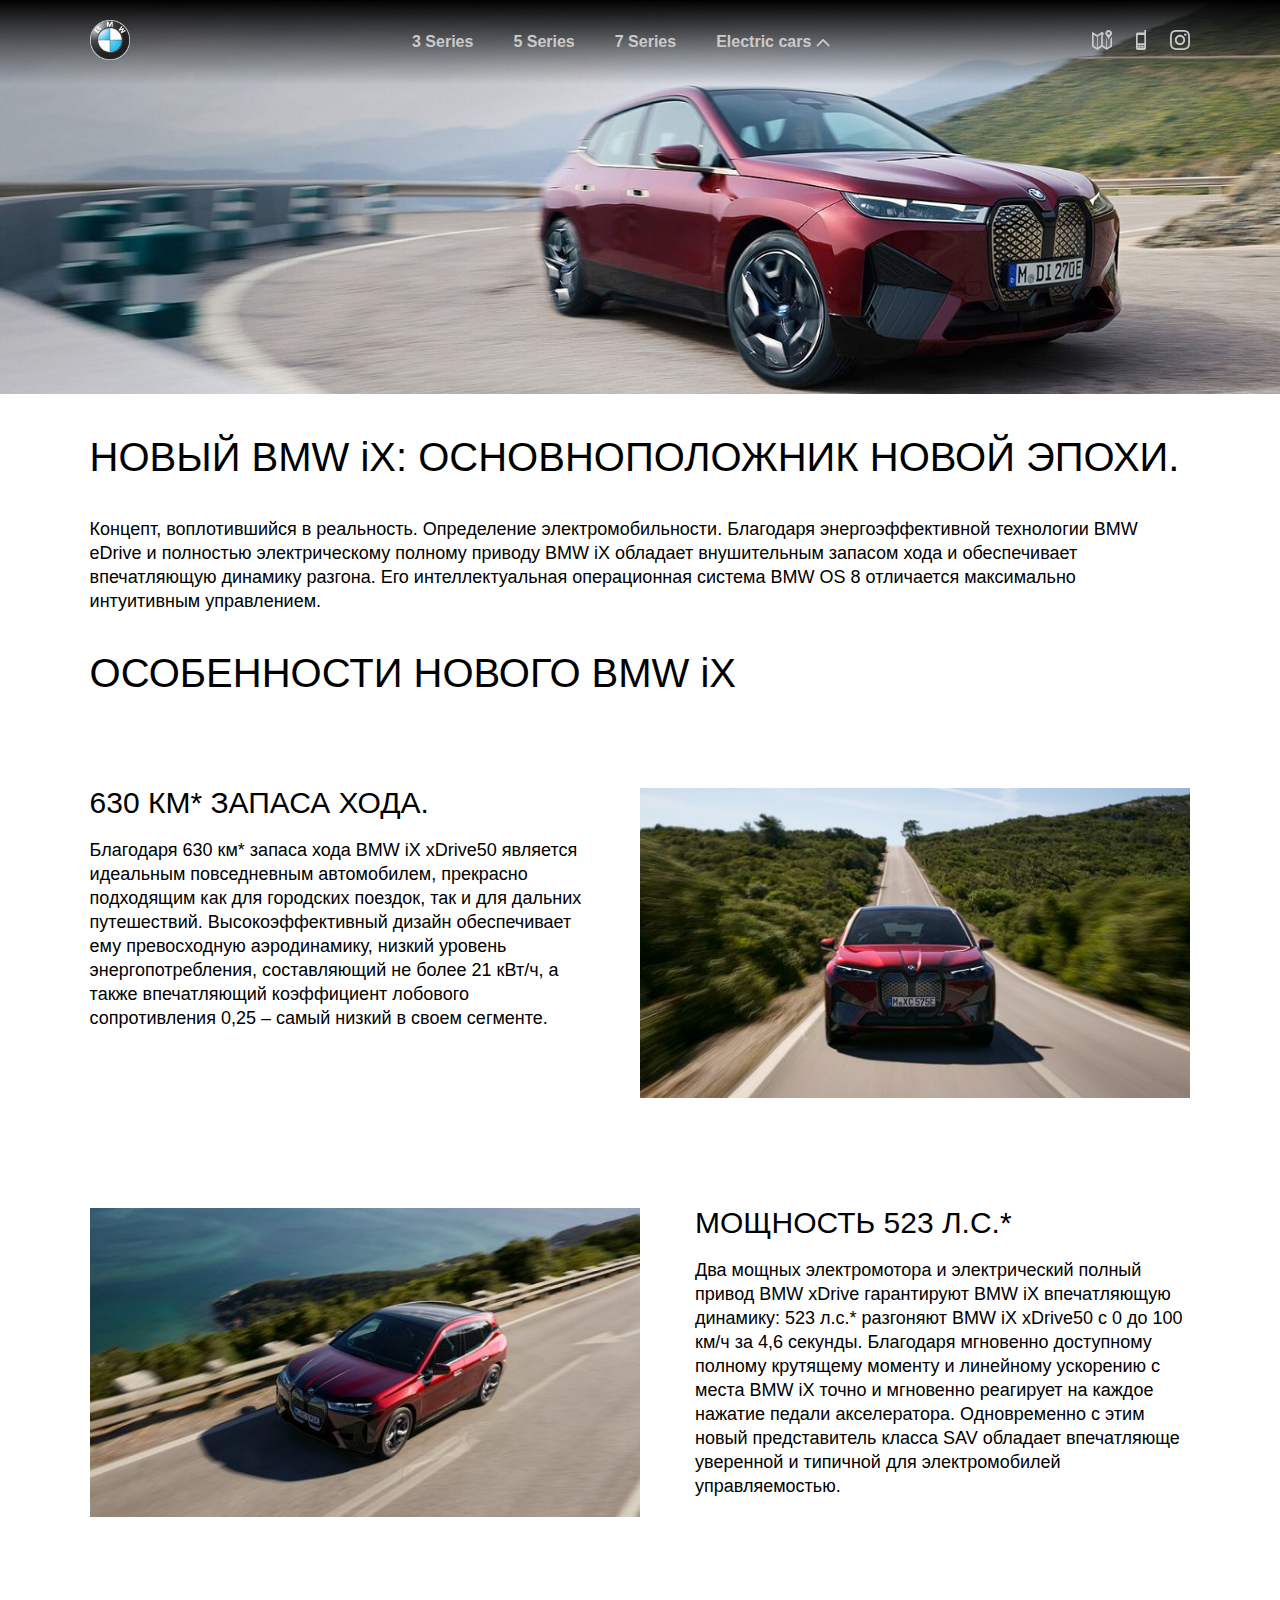
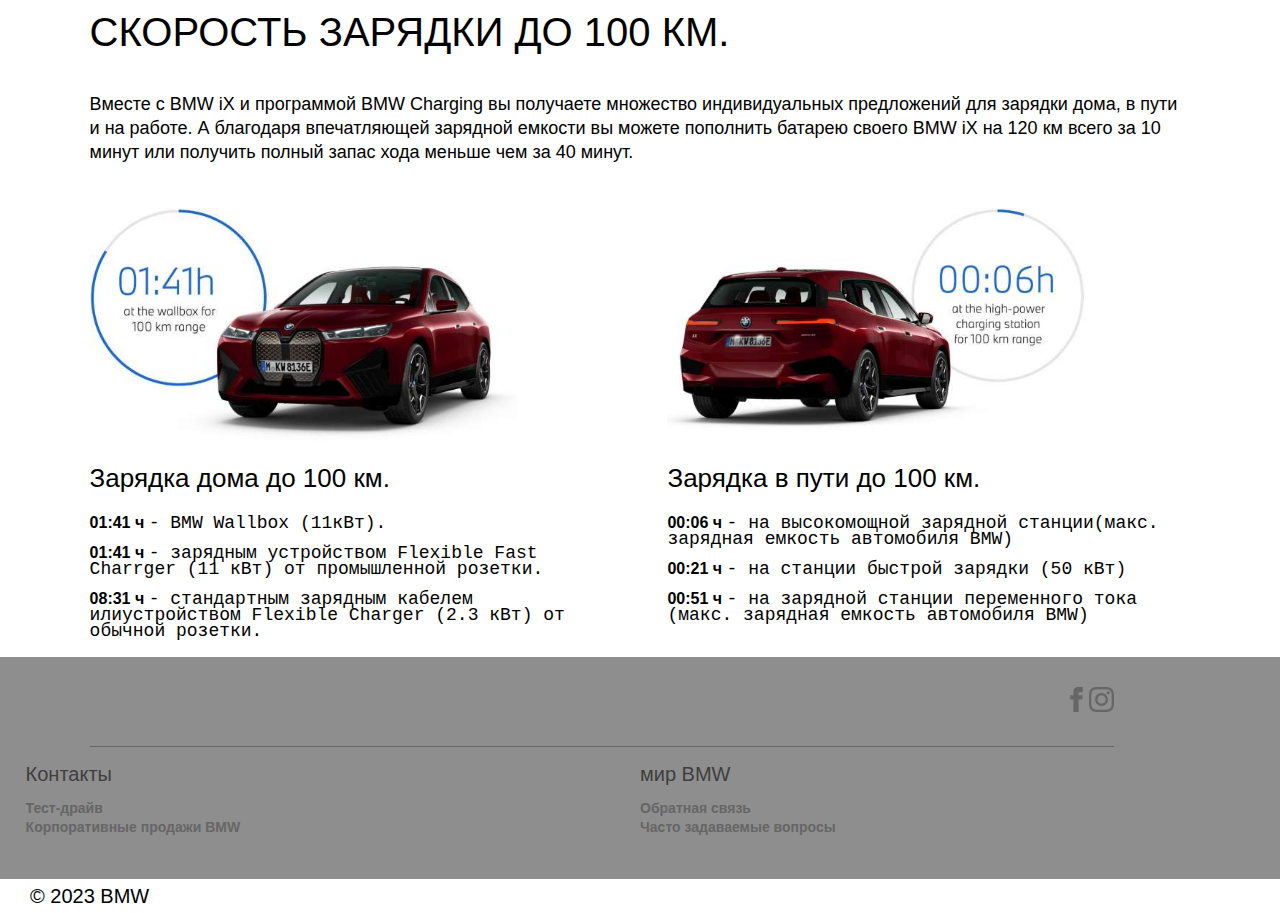
<file: bmwi.html>
<!DOCTYPE html>
<html lang="en">
<head >
  <meta name="viewport" content="width=device-width, initial-scale=1.0">
  <meta charset="utf-8">
  <title> BMW </title>
  <link rel="shortcut icon" href="images/favicon.ico" type="image/x-icon">
  <link rel="stylesheet" href="styles/style.css" type="text/css">
  <link rel="stylesheet" href="styles/styleelectro.css" type="text/css">
</head>
<body>

    <header class="header">
        <div class="header_div"> 
          <div class="menu-btn">
            <svg  class="menu-icon" xmlns="http://www.w3.org/2000/svg" 
            fill-rule="evenodd" clip-rule="evenodd"><path d="M24 18v1h-24v-1h24zm0-6v1h
            -24v-1h24zm0-6v1h-24v-1h24z" /><path d="M24 19h-24v-1h24v1zm0-
            6h-24v-1h24v1zm0-6h-24v-1h24v1z"/></svg>
          </div class="burger-menu hidden-menu">
            <a class="link_home" href="index.html" alt="home"><img class="logo" src="images/logo_bmw.png" alt="bmw"></a>
            <nav class="burger-menu hidden-menu">
              <ul class="list_menu">
                <li class="input_menu"><a class="link_menu" href="bmw7.html">3 Series</a></li>
                <li class="input_menu"><a class="link_menu" href="bmw7.html">5 Series</a></li>
                <li class="input_menu"><a class="link_menu" href="bmw7.html">7 Series</a></li>
                <li class="input_menu"><a class="link_menu btn button" href="#">Electric cars
                       <svg class="svg_electro btn rotate" viewBox="0 0 16 9" xmlns="http://www.w3.org/2000/svg">
                       <path d="M7.29289 8.70711C7.68342 9.09763 8.31658 9.09763 8.70711 8.70711L15.0711 2.34315C15.4616 1.95262 15.4616 1.31946 15.0711 0.928933C14.6805 0.538408 14.0474 0.538408 13.6569 0.928933L8 6.58579L2.34315 0.928932C1.95262 0.538407 1.31946 0.538407 0.928933 0.928932C0.538408 1.31946 0.538408 1.95262 0.928933 2.34315L7.29289 8.70711ZM7 7L7 8L9 8L9 7L7 7Z"/>
                       </svg>
                      </a>
                </li>
              </ul>
            </nav>
            <div class="menu_contact">
            <a class="menu_contact" alt="maps" href="https://www.google.com/maps/place/%D0%A3%D0%A0%D0%9C+%D0%90%D0%BB%D1%8C%D1%84%D0%B0-%D0%91%D0%B0%D0%BD%D0%BA/@53.971947,27.5871928,18.34z/data=!4m5!3m4!1s0x46dbc76c0604fe89:0x4b7a73ce755a266a!8m2!3d53.97207!4d27.58874?hl=ru">
              <svg class="svg_contact" xmlns="http://www.w3.org/2000/svg" viewBox="0 0 24 24"><path d="M23.961 8.429c-.831.982-1.614 1.918-1.961 3.775v6.683l-4 2.479v-9.161c-.206-1.104-.566-1.885-1-2.539v11.475l-4-2.885v-13.069l1.577 1.138c-.339-.701-.577-1.518-.577-2.524l.019-.345-2.019-1.456-5.545 4-6.455-4v18l6.455 4 5.545-4 5.545 4 6.455-4v-11.618l-.039.047zm-17.961 12.936l-4-2.479v-13.294l4 2.479v13.294zm5-3.11l-4 2.885v-13.067l4-2.886v13.068zm9-18.255c-2.1 0-4 1.702-4 3.801 0 3.121 3.188 3.451 4 8.199.812-4.748 4-5.078 4-8.199 0-2.099-1.9-3.801-4-3.801zm0 5.5c-.828 0-1.5-.671-1.5-1.5s.672-1.5 1.5-1.5 1.5.671 1.5 1.5-.672 1.5-1.5 1.5z"/>
              </svg></a>
            <a class="menu_tel" href="tel:+375298667847" alt="mobile">
              <svg class="svg_contact" xmlns="http://www.w3.org/2000/svg"  viewBox="0 0 24 24"><path d="M16 0v3h-8c-1.104 0-2 .896-2 2v17c0 1.104.896 2 2 2h8c1.104 0 2-.896 2-2v-22h-2zm-6 21h-2v-1h2v1zm0-2h-2v-1h2v1zm3 2h-2v-1h2v1zm0-2h-2v-1h2v1zm3 2h-2v-1h2v1zm0-2h-2v-1h2v1zm0-3h-8v-10h8v10z"/>
            </svg></a>
            <a href="https://www.instagram.com/bmw.belarus/" alt="instagram">
              <svg class="svg_contact" xmlns="http://www.w3.org/2000/svg"  viewBox="0 0 24 24"><path d="M12 2.163c3.204 0 3.584.012 4.85.07 3.252.148 4.771 1.691 4.919 4.919.058 1.265.069 1.645.069 4.849 0 3.205-.012 3.584-.069 4.849-.149 3.225-1.664 4.771-4.919 4.919-1.266.058-1.644.07-4.85.07-3.204 0-3.584-.012-4.849-.07-3.26-.149-4.771-1.699-4.919-4.92-.058-1.265-.07-1.644-.07-4.849 0-3.204.013-3.583.07-4.849.149-3.227 1.664-4.771 4.919-4.919 1.266-.057 1.645-.069 4.849-.069zm0-2.163c-3.259 0-3.667.014-4.947.072-4.358.2-6.78 2.618-6.98 6.98-.059 1.281-.073 1.689-.073 4.948 0 3.259.014 3.668.072 4.948.2 4.358 2.618 6.78 6.98 6.98 1.281.058 1.689.072 4.948.072 3.259 0 3.668-.014 4.948-.072 4.354-.2 6.782-2.618 6.979-6.98.059-1.28.073-1.689.073-4.948 0-3.259-.014-3.667-.072-4.947-.196-4.354-2.617-6.78-6.979-6.98-1.281-.059-1.69-.073-4.949-.073zm0 5.838c-3.403 0-6.162 2.759-6.162 6.162s2.759 6.163 6.162 6.163 6.162-2.759 6.162-6.163c0-3.403-2.759-6.162-6.162-6.162zm0 10.162c-2.209 0-4-1.79-4-4 0-2.209 1.791-4 4-4s4 1.791 4 4c0 2.21-1.791 4-4 4zm6.406-11.845c-.796 0-1.441.645-1.441 1.44s.645 1.44 1.441 1.44c.795 0 1.439-.645 1.439-1.44s-.644-1.44-1.439-1.44z"/>
            </svg></a>
            </div>
          </div>
          <ul class="list_electro hidden">
            <li class="item_electro"><a href="bmwi.html"><img class="img_electro" src="images/bmv_ix.jpg"></a><a class="link_electro" href="bmwi.html">iX</a></li>
            <li class="item_electro"><a href="bmwi.html"><img class="img_electro" src="images/bmw_i7.jpg"></a><a class="link_electro" href="bmwi.html">i7</a></li>
            <li class="item_electro"><a href="bmwi.html"><img class="img_electro" src="images/bmw_i4.jpg"></a><a class="link_electro" href="bmwi.html">i4</a></li>
            <li class="item_electro"><a href="bmwi.html"><img class="img_electro" src="images/bmw_i1.jpg"></a><a class="link_electro" href="bmwi.html">i1</a></li>
          </ul>
    </header>
    <main class="main_electro">
        <img class="preview_electro" src="images/bmwixx.jpg" alt="bmw">
        <section class="content_electro">
            <h2 class="titlebmw">НОВЫЙ BMW iX: ОСНОВНОПОЛОЖНИК НОВОЙ ЭПОХИ.</h2>
            <span class="text_electro">Концепт, воплотившийся в реальность. Определение 
                электромобильности. Благодаря энергоэффективной технологии BMW eDrive и 
                полностью электрическому полному приводу BMW iX обладает внушительным запасом
                 хода и обеспечивает впечатляющую динамику разгона. Его интеллектуальная
                  операционная система BMW OS 8 отличается максимально интуитивным управлением.
                </span>
                <h2 class="titlebmw">ОСОБЕННОСТИ НОВОГО BMW iX</h2>
                <div class="zapashoda">
                    <div class="box_electro">
                        <span class="title_box">630 КМ* ЗАПАСА ХОДА.</span>
                        <span class="text_electro">Благодаря 630 км* запаса хода BMW iX 
                            xDrive50 является идеальным повседневным автомобилем, прекрасно 
                            подходящим как для городских поездок, так и для дальних 
                            путешествий. Высокоэффективный дизайн обеспечивает ему 
                            превосходную аэродинамику, низкий уровень энергопотребления, 
                            составляющий не более 21 кВт/ч, а также впечатляющий коэффициент
                             лобового сопротивления 0,25 – самый низкий в своем сегменте.
                        </span>
                    </div>
                        <img class="img_ix" src="images/zapas.jpg" alt="bmw">
                </div>
                <div class="zapashoda">
                    <img class="img_ix" src="images/ps.jpg" alt="bmw">
                    <div class="box_electro">
                        <span class="title_box">МОЩНОСТЬ 523 Л.С.*</span>
                        <span class="text_electro">Два мощных электромотора и 
                            электрический полный привод BMW xDrive гарантируют BMW 
                            iX впечатляющую динамику: 523 л.с.* разгоняют BMW iX 
                            xDrive50 c 0 до 100 км/ч за 4,6 секунды. Благодаря 
                            мгновенно доступному полному крутящему моменту и 
                            линейному ускорению с места BMW iX точно и мгновенно 
                            реагирует на каждое нажатие педали акселератора. 
                            Одновременно с этим новый представитель класса SAV 
                            обладает впечатляюще уверенной и типичной для 
                            электромобилей управляемостью.</span>
                    </div>      
                </div>
                <h2 class="titlebmw">СКОРОСТЬ ЗАРЯДКИ ДО 100 КМ.</h2>
                <span class="text_electro">Вместе с BMW iX и программой BMW Charging
                     вы получаете множество индивидуальных предложений для зарядки дома, 
                     в пути и на работе. А благодаря впечатляющей зарядной емкости вы можете 
                     пополнить батарею своего BMW iX на 120 км всего за 10 минут или получить 
                     полный запас хода меньше чем за 40 минут.</span>
                     <section class="charger">
                        <img class="charger_img" src="images/batery.jpg" alt="bmw">
                        <span class="charger_span home_charger">Зарядка дома до 100 км.</span>
                        <ul class="list_charger">
                            <li class="item_charger">
                                <span class="time_charger">01:41 ч</span>
                                <span class="text_charger"> - BMW Wallbox (11кВт).</span>
                            </li>
                            <li class="item_charger">
                                <span class="time_charger">01:41 ч</span>
                                <span class="text_charger"> - зарядным устройством Flexible 
                                    Fast Charrger (11 кВт) от промышленной розетки.
                                </span>
                            </li>
                            <li class="item_charger">
                                <span class="time_charger">08:31 ч</span>
                                <span class="text_charger">- cтандартным зарядным кабелем илиустройством
                                    Flexible Charger (2.3 кВт) от обычной розетки.
                                </span>
                            </li>
                        </ul>
                        <img class="charger_img2" src="images/batery2.jpg" alt="bmw">
                        <span class="charger_span">Зарядка в пути до 100 км.</span>
                        <ul>
                            <li class="item_charger">
                                <span class="time_charger">00:06 ч</span>
                                <span class="text_charger"> - на высокомощной зарядной станции(макс. 
                                    зарядная емкость автомобиля BMW)
                                </span>
                            </li>
                            <li class="item_charger">
                                <span class="time_charger">00:21 ч</span>
                                <span class="text_charger"> - на станции быстрой зарядки (50 кВт)</span>
                            </li>
                            <li class="item_charger">
                                <span class="time_charger">00:51 ч</span>
                                <span class="text_charger"> - на зарядной станции переменного тока 
                                    (макс. зарядная емкость автомобиля BMW)
                                </span>
                            </li>
                        </ul>
                     </section>
        </section>
      



    </main>
    <footer>
      <section class="section_footer">
        <div class="container_svg">
          <a href="https://www.facebook.com/BMW" alt="facebook"><svg class="svg_footer" xmlns="http://www.w3.org/2000/svg"  viewBox="0 0 24 24"><path d="M9 8h-3v4h3v12h5v-12h3.642l.358-4h-4v-1.667c0-.955.192-1.333 1.115-1.333h2.885v-5h-3.808c-3.596 0-5.192 1.583-5.192 4.615v3.385z"/>
          </svg>
          </a>
          <a href="https://www.instagram.com/bmw.belarus/" alt="instagram">
          <svg class="svg_footer" xmlns="http://www.w3.org/2000/svg"  viewBox="0 0 24 24"><path d="M12 2.163c3.204 0 3.584.012 4.85.07 3.252.148 4.771 1.691 4.919 4.919.058 1.265.069 1.645.069 4.849 0 3.205-.012 3.584-.069 4.849-.149 3.225-1.664 4.771-4.919 4.919-1.266.058-1.644.07-4.85.07-3.204 0-3.584-.012-4.849-.07-3.26-.149-4.771-1.699-4.919-4.92-.058-1.265-.07-1.644-.07-4.849 0-3.204.013-3.583.07-4.849.149-3.227 1.664-4.771 4.919-4.919 1.266-.057 1.645-.069 4.849-.069zm0-2.163c-3.259 0-3.667.014-4.947.072-4.358.2-6.78 2.618-6.98 6.98-.059 1.281-.073 1.689-.073 4.948 0 3.259.014 3.668.072 4.948.2 4.358 2.618 6.78 6.98 6.98 1.281.058 1.689.072 4.948.072 3.259 0 3.668-.014 4.948-.072 4.354-.2 6.782-2.618 6.979-6.98.059-1.28.073-1.689.073-4.948 0-3.259-.014-3.667-.072-4.947-.196-4.354-2.617-6.78-6.979-6.98-1.281-.059-1.69-.073-4.949-.073zm0 5.838c-3.403 0-6.162 2.759-6.162 6.162s2.759 6.163 6.162 6.163 6.162-2.759 6.162-6.163c0-3.403-2.759-6.162-6.162-6.162zm0 10.162c-2.209 0-4-1.79-4-4 0-2.209 1.791-4 4-4s4 1.791 4 4c0 2.21-1.791 4-4 4zm6.406-11.845c-.796 0-1.441.645-1.441 1.44s.645 1.44 1.441 1.44c.795 0 1.439-.645 1.439-1.44s-.644-1.44-1.439-1.44z"/>
          </svg>
          </a>
        </div>
        <div class="container_contacts">
          <span class="footer_span box1">Контакты</span>
          <a class="link_footer" href="testdrive.html" title="bmw">Тест-драйв</a>
          <a class="link_footer" >Обратная связь</a>
          <span class="footer_span box2">мир BMW</span>
          <a class="link_footer" >Корпоративные продажи BMW</a>
          <a class="link_footer" href="question.html">Часто задаваемые вопросы</a>
        </div>
      </section>
      <span class="bmw2023">© 2023 BMW</span>
    </footer>





<script src="scripts/main.js"></script>

</body>
</html>
</file>
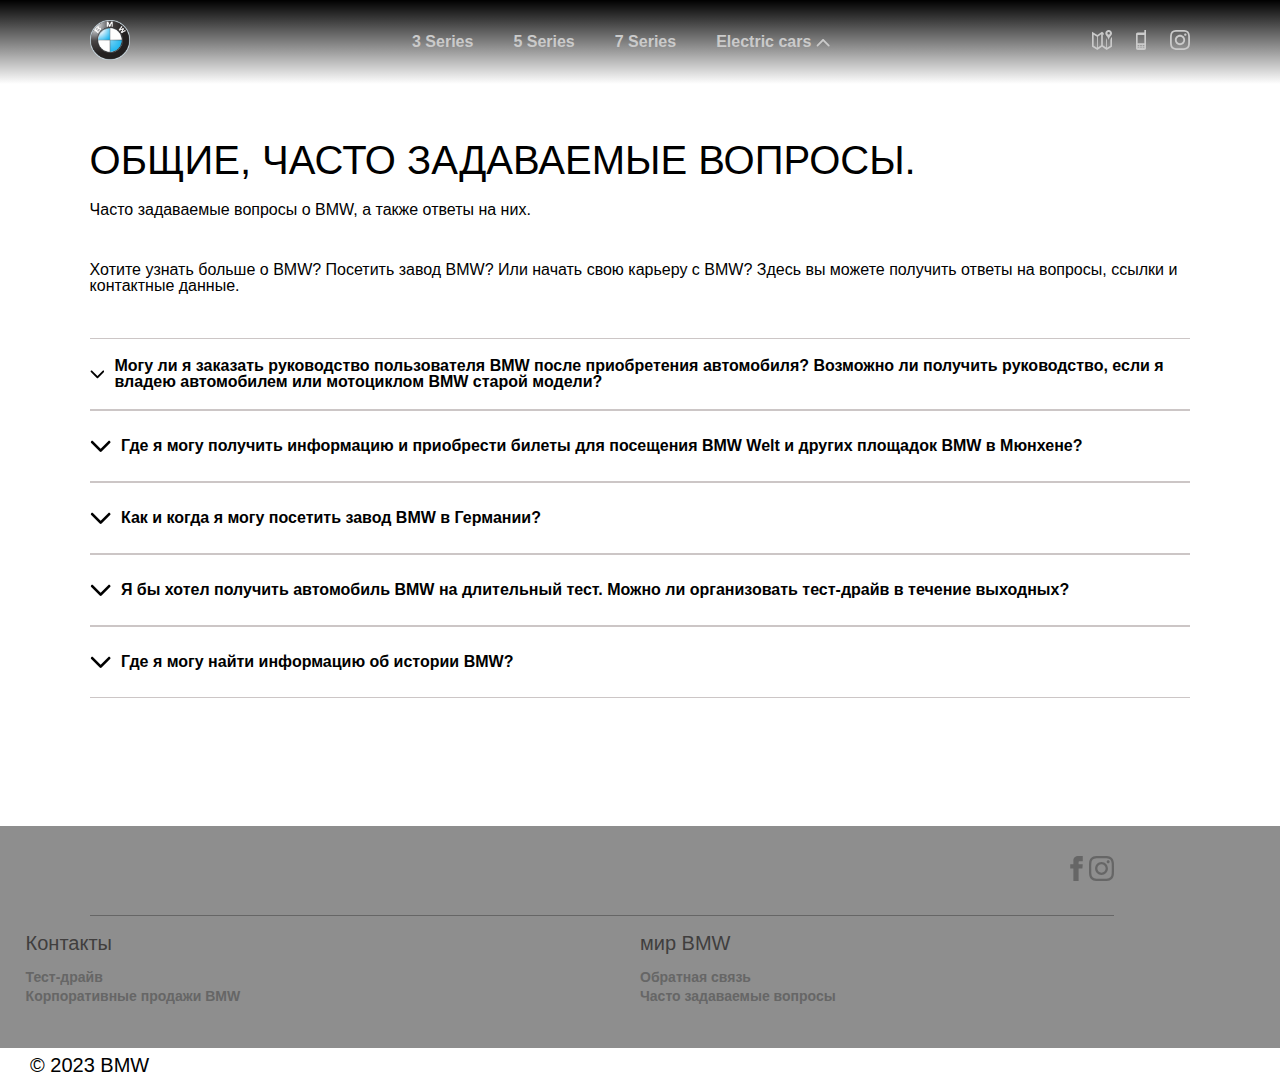
<file: question.html>
<!DOCTYPE html>
<html lang="en">
<head >
  <meta name="viewport" content="width=device-width, initial-scale=1.0">
  <meta charset="utf-8">
  <title> BMW </title>
  <link rel="shortcut icon" href="images/favicon.ico" type="image/x-icon">
  <link rel="stylesheet" href="styles/style.css" type="text/css">
  <link rel="stylesheet" href="styles/stylequestion.css" type="text/css">
</head>
<body>

    <header class="header">
        <div class="header_div"> 
          <div class="menu-btn">
            <svg  class="menu-icon" xmlns="http://www.w3.org/2000/svg" 
            fill-rule="evenodd" clip-rule="evenodd"><path d="M24 18v1h-24v-1h24zm0-6v1h
            -24v-1h24zm0-6v1h-24v-1h24z" /><path d="M24 19h-24v-1h24v1zm0-
            6h-24v-1h24v1zm0-6h-24v-1h24v1z"/></svg>
          </div>
            <a class="link_home" href="index.html" alt="home"><img class="logo" src="images/logo_bmw.png" alt="bmw"></a>
            <nav class="burger-menu hidden-menu">
              <ul class="list_menu">
                <li class="input_menu"><a class="link_menu" href="bmw7.html">3 Series</a></li>
                <li class="input_menu"><a class="link_menu" href="bmw7.html">5 Series</a></li>
                <li class="input_menu"><a class="link_menu" href="bmw7.html">7 Series</a></li>
                <li class="input_menu"><a class="link_menu btn button" href="#">Electric cars
                       <svg class="svg_electro btn rotate" viewBox="0 0 16 9" xmlns="http://www.w3.org/2000/svg">
                       <path d="M7.29289 8.70711C7.68342 9.09763 8.31658 9.09763 8.70711 8.70711L15.0711 2.34315C15.4616 1.95262 15.4616 1.31946 15.0711 0.928933C14.6805 0.538408 14.0474 0.538408 13.6569 0.928933L8 6.58579L2.34315 0.928932C1.95262 0.538407 1.31946 0.538407 0.928933 0.928932C0.538408 1.31946 0.538408 1.95262 0.928933 2.34315L7.29289 8.70711ZM7 7L7 8L9 8L9 7L7 7Z"/>
                       </svg>
                      </a>
                </li>
              </ul>
            </nav>
            <div class="menu_contact">
            <a class="menu_contact" alt="maps" href="https://www.google.com/maps/place/%D0%A3%D0%A0%D0%9C+%D0%90%D0%BB%D1%8C%D1%84%D0%B0-%D0%91%D0%B0%D0%BD%D0%BA/@53.971947,27.5871928,18.34z/data=!4m5!3m4!1s0x46dbc76c0604fe89:0x4b7a73ce755a266a!8m2!3d53.97207!4d27.58874?hl=ru">
              <svg class="svg_contact" xmlns="http://www.w3.org/2000/svg" viewBox="0 0 24 24"><path d="M23.961 8.429c-.831.982-1.614 1.918-1.961 3.775v6.683l-4 2.479v-9.161c-.206-1.104-.566-1.885-1-2.539v11.475l-4-2.885v-13.069l1.577 1.138c-.339-.701-.577-1.518-.577-2.524l.019-.345-2.019-1.456-5.545 4-6.455-4v18l6.455 4 5.545-4 5.545 4 6.455-4v-11.618l-.039.047zm-17.961 12.936l-4-2.479v-13.294l4 2.479v13.294zm5-3.11l-4 2.885v-13.067l4-2.886v13.068zm9-18.255c-2.1 0-4 1.702-4 3.801 0 3.121 3.188 3.451 4 8.199.812-4.748 4-5.078 4-8.199 0-2.099-1.9-3.801-4-3.801zm0 5.5c-.828 0-1.5-.671-1.5-1.5s.672-1.5 1.5-1.5 1.5.671 1.5 1.5-.672 1.5-1.5 1.5z"/>
              </svg></a>
            <a class="menu_tel" href="tel:+375298667847" alt="mobile">
              <svg class="svg_contact" xmlns="http://www.w3.org/2000/svg"  viewBox="0 0 24 24"><path d="M16 0v3h-8c-1.104 0-2 .896-2 2v17c0 1.104.896 2 2 2h8c1.104 0 2-.896 2-2v-22h-2zm-6 21h-2v-1h2v1zm0-2h-2v-1h2v1zm3 2h-2v-1h2v1zm0-2h-2v-1h2v1zm3 2h-2v-1h2v1zm0-2h-2v-1h2v1zm0-3h-8v-10h8v10z"/>
            </svg></a>
            <a href="https://www.instagram.com/bmw.belarus/" alt="instagram">
              <svg class="svg_contact" xmlns="http://www.w3.org/2000/svg"  viewBox="0 0 24 24"><path d="M12 2.163c3.204 0 3.584.012 4.85.07 3.252.148 4.771 1.691 4.919 4.919.058 1.265.069 1.645.069 4.849 0 3.205-.012 3.584-.069 4.849-.149 3.225-1.664 4.771-4.919 4.919-1.266.058-1.644.07-4.85.07-3.204 0-3.584-.012-4.849-.07-3.26-.149-4.771-1.699-4.919-4.92-.058-1.265-.07-1.644-.07-4.849 0-3.204.013-3.583.07-4.849.149-3.227 1.664-4.771 4.919-4.919 1.266-.057 1.645-.069 4.849-.069zm0-2.163c-3.259 0-3.667.014-4.947.072-4.358.2-6.78 2.618-6.98 6.98-.059 1.281-.073 1.689-.073 4.948 0 3.259.014 3.668.072 4.948.2 4.358 2.618 6.78 6.98 6.98 1.281.058 1.689.072 4.948.072 3.259 0 3.668-.014 4.948-.072 4.354-.2 6.782-2.618 6.979-6.98.059-1.28.073-1.689.073-4.948 0-3.259-.014-3.667-.072-4.947-.196-4.354-2.617-6.78-6.979-6.98-1.281-.059-1.69-.073-4.949-.073zm0 5.838c-3.403 0-6.162 2.759-6.162 6.162s2.759 6.163 6.162 6.163 6.162-2.759 6.162-6.163c0-3.403-2.759-6.162-6.162-6.162zm0 10.162c-2.209 0-4-1.79-4-4 0-2.209 1.791-4 4-4s4 1.791 4 4c0 2.21-1.791 4-4 4zm6.406-11.845c-.796 0-1.441.645-1.441 1.44s.645 1.44 1.441 1.44c.795 0 1.439-.645 1.439-1.44s-.644-1.44-1.439-1.44z"/>
            </svg></a>
            </div>
          </div>
          <ul class="list_electro hidden">
            <li class="item_electro"><a href="bmwi.html"><img class="img_electro" src="images/bmv_ix.jpg"></a><a class="link_electro" href="bmwi.html">iX</a></li>
            <li class="item_electro"><a href="bmwi.html"><img class="img_electro" src="images/bmw_i7.jpg"></a><a class="link_electro" href="bmwi.html">i7</a></li>
            <li class="item_electro"><a href="bmwi.html"><img class="img_electro" src="images/bmw_i4.jpg"></a><a class="link_electro" href="bmwi.html">i4</a></li>
            <li class="item_electro"><a href="bmwi.html"><img class="img_electro" src="images/bmw_i1.jpg"></a><a class="link_electro" href="bmwi.html">i1</a></li>
          </ul>
    </header>
    <main>
        <section class="contentbox">
            <span class="title_question">ОБЩИЕ, ЧАСТО ЗАДАВАЕМЫЕ ВОПРОСЫ.</span>
            <span class="text_question">Часто задаваемые вопросы о BMW, а также ответы на них.</span>
            <span class="text_question">Хотите узнать больше о BMW? Посетить завод BMW? Или начать свою карьеру с BMW? 
                Здесь вы можете получить ответы на вопросы, ссылки и контактные данные.
            </span>
           <div class="list_container">
            <ul class="list_question">
                <li class="item_list-question">
                    <label><input type="checkbox" class="buton">
                        <div class="container-item">
                         <svg class="icon" viewBox="0 0 16 9" fill="none" xmlns="http://www.w3.org/2000/svg">
                         <path d="M7.29289 8.70711C7.68342 9.09763 8.31658 9.09763 8.70711 8.70711L15.0711 
                         2.34315C15.4616 1.95262 15.4616 1.31946 15.0711 0.928933C14.6805 0.538408 14.0474 
                         0.538408 13.6569 0.928933L8 6.58579L2.34315 0.928932C1.95262 0.538407 1.31946 
                         0.538407 0.928933 0.928932C0.538408 1.31946 0.538408 1.95262 0.928933 
                         2.34315L7.29289 8.70711ZM7 7L7 8L9 8L9 7L7 7Z" fill="black"/>
                         </svg>
                         <span class="item_name">Могу ли я заказать руководство пользователя BMW после 
                            приобретения автомобиля? Возможно ли получить руководство, если я владею 
                            автомобилем или мотоциклом BMW старой модели?
                        </span>
                        </div>
                        <p class="text-content">Обратитесь к вашему дилеру BMW, который сможет
                             заказать для вас требуемое руководство пользователя.</p>
                    </label></li>
                    <li class="item_list-question">
                      <label><input type="checkbox" class="buton">
                          <div class="container-item">
                           <svg class="icon" viewBox="0 0 16 9" fill="none" xmlns="http://www.w3.org/2000/svg">
                           <path d="M7.29289 8.70711C7.68342 9.09763 8.31658 9.09763 8.70711 8.70711L15.0711 
                           2.34315C15.4616 1.95262 15.4616 1.31946 15.0711 0.928933C14.6805 0.538408 14.0474 
                           0.538408 13.6569 0.928933L8 6.58579L2.34315 0.928932C1.95262 0.538407 1.31946 
                           0.538407 0.928933 0.928932C0.538408 1.31946 0.538408 1.95262 0.928933 
                           2.34315L7.29289 8.70711ZM7 7L7 8L9 8L9 7L7 7Z" fill="black"/>
                           </svg>
                           <span class="item_name">Где я могу получить информацию и приобрести 
                            билеты для посещения BMW Welt и других площадок BMW в Мюнхене?   
                          </span>
                          </div>
                          <p class="text-content">Вы можете получить билеты для посещения BMW Welt, музея BMW
                             или экскурсии на завод BMW в Мюнхене, а также информацию для посетителей BMW Welt,
                              позвонив по телефону +49 1802 118822, а также отправив запрос по адресу 
                              infowelt@bmw-welt.com.</p>
                      </label></li>
                      <li class="item_list-question">
                        <label><input type="checkbox" class="buton">
                            <div class="container-item">
                             <svg class="icon" viewBox="0 0 16 9" fill="none" xmlns="http://www.w3.org/2000/svg">
                             <path d="M7.29289 8.70711C7.68342 9.09763 8.31658 9.09763 8.70711 8.70711L15.0711 
                             2.34315C15.4616 1.95262 15.4616 1.31946 15.0711 0.928933C14.6805 0.538408 14.0474 
                             0.538408 13.6569 0.928933L8 6.58579L2.34315 0.928932C1.95262 0.538407 1.31946 
                             0.538407 0.928933 0.928932C0.538408 1.31946 0.538408 1.95262 0.928933 
                             2.34315L7.29289 8.70711ZM7 7L7 8L9 8L9 7L7 7Z" fill="black"/>
                             </svg>
                             <span class="item_name">Как и когда я могу посетить завод BMW в Германии?
                            </span>
                            </div>
                            <p class="text-content">Зайдите на веб-сайт www.bmwgroup.com в раздел Production – Production worldwide – Plant Tours. Здесь вы найдете всю необходимую информацию об экскурсиях на заводы BMW в Германии и в других странах. Обратитесь на наши заводы напрямую, воспользовавшись контактными данными на их домашних страницах. Учитывая высокий спрос, мы рекомендуем зарегистрироваться на экскурсию заранее.
                              В Германии:
                              www.bmw-werk-regensburg.de
                              www.bmw-werk-dingolfing.de
                              www.bmw-werk-leipzig.de
                              www.bmw-werk-landshut.de
                              www.bmw-werk-berlin.de
                              www. bmw-werk-muenchen.de (В этом случае билеты можно заказать через сервис BMW Welt Info Service)
                              Контакты
                              BMW Infoservice
                              Тел.: +49 1802 118 822
                              E-mail: infowelt@bmw-welt.com</p>
                        </label></li>
                        <li class="item_list-question">
                          <label><input type="checkbox" class="buton">
                              <div class="container-item">
                               <svg class="icon" viewBox="0 0 16 9" fill="none" xmlns="http://www.w3.org/2000/svg">
                               <path d="M7.29289 8.70711C7.68342 9.09763 8.31658 9.09763 8.70711 8.70711L15.0711 
                               2.34315C15.4616 1.95262 15.4616 1.31946 15.0711 0.928933C14.6805 0.538408 14.0474 
                               0.538408 13.6569 0.928933L8 6.58579L2.34315 0.928932C1.95262 0.538407 1.31946 
                               0.538407 0.928933 0.928932C0.538408 1.31946 0.538408 1.95262 0.928933 
                               2.34315L7.29289 8.70711ZM7 7L7 8L9 8L9 7L7 7Z" fill="black"/>
                               </svg>
                               <span class="item_name">Я бы хотел получить автомобиль BMW на длительный тест. 
                                Можно ли организовать тест-драйв в течение выходных?
                              </span>
                              </div>
                              <p class="text-content">К сожалению, мы не можем обещать вам длительные тест-драйвы.
                                 Обратитесь к выбранному вами авторизованному дилеру BMW. Вы можете обсудить с
                                  дилером возможность получить автомобиль BMW на определенный период времени,
                                   а также условия этой акции.</p>
                          </label></li>
                         <li class="item_list-question">
                            <label><input type="checkbox" class="buton">
                                <div class="container-item">
                                 <svg class="icon" viewBox="0 0 16 9" fill="none" xmlns="http://www.w3.org/2000/svg">
                                 <path d="M7.29289 8.70711C7.68342 9.09763 8.31658 9.09763 8.70711 8.70711L15.0711 
                                 2.34315C15.4616 1.95262 15.4616 1.31946 15.0711 0.928933C14.6805 0.538408 14.0474 
                                 0.538408 13.6569 0.928933L8 6.58579L2.34315 0.928932C1.95262 0.538407 1.31946 
                                 0.538407 0.928933 0.928932C0.538408 1.31946 0.538408 1.95262 0.928933 
                                 2.34315L7.29289 8.70711ZM7 7L7 8L9 8L9 7L7 7Z" fill="black"/>
                                 </svg>
                                 <span class="item_name">Где я могу найти информацию об истории BMW?
                                </span>
                                </div>
                                <p class="text-content">На веб-сайте bmw.com, в разделах «BMW Insights» и 
                                  «History and Tradition» 
                                  вы найдете информацию об истории BMW, насчитывающей более 80 лет.
                                  Кроме этого, вы можете заказать разнообразные книги онлайн в разделе BMW 
                                  Mobile Tradition. Здесь вы найдете издания нескольких авторов, с высочайшей 
                                  тщательностью 
                                  собравших вместе уникальные документальные записи 
                                  об истории немецкой инженерии.</p>
                            </label></li>
            </ul>
           </div>

        </section>
      
    </main>
    <footer>
      <section class="section_footer">
        <div class="container_svg">
          <a href="https://www.facebook.com/BMW" alt="facebook"><svg class="svg_footer" xmlns="http://www.w3.org/2000/svg"  viewBox="0 0 24 24"><path d="M9 8h-3v4h3v12h5v-12h3.642l.358-4h-4v-1.667c0-.955.192-1.333 1.115-1.333h2.885v-5h-3.808c-3.596 0-5.192 1.583-5.192 4.615v3.385z"/>
          </svg>
          </a>
          <a href="https://www.instagram.com/bmw.belarus/" alt="instagram">
          <svg class="svg_footer" xmlns="http://www.w3.org/2000/svg"  viewBox="0 0 24 24"><path d="M12 2.163c3.204 0 3.584.012 4.85.07 3.252.148 4.771 1.691 4.919 4.919.058 1.265.069 1.645.069 4.849 0 3.205-.012 3.584-.069 4.849-.149 3.225-1.664 4.771-4.919 4.919-1.266.058-1.644.07-4.85.07-3.204 0-3.584-.012-4.849-.07-3.26-.149-4.771-1.699-4.919-4.92-.058-1.265-.07-1.644-.07-4.849 0-3.204.013-3.583.07-4.849.149-3.227 1.664-4.771 4.919-4.919 1.266-.057 1.645-.069 4.849-.069zm0-2.163c-3.259 0-3.667.014-4.947.072-4.358.2-6.78 2.618-6.98 6.98-.059 1.281-.073 1.689-.073 4.948 0 3.259.014 3.668.072 4.948.2 4.358 2.618 6.78 6.98 6.98 1.281.058 1.689.072 4.948.072 3.259 0 3.668-.014 4.948-.072 4.354-.2 6.782-2.618 6.979-6.98.059-1.28.073-1.689.073-4.948 0-3.259-.014-3.667-.072-4.947-.196-4.354-2.617-6.78-6.979-6.98-1.281-.059-1.69-.073-4.949-.073zm0 5.838c-3.403 0-6.162 2.759-6.162 6.162s2.759 6.163 6.162 6.163 6.162-2.759 6.162-6.163c0-3.403-2.759-6.162-6.162-6.162zm0 10.162c-2.209 0-4-1.79-4-4 0-2.209 1.791-4 4-4s4 1.791 4 4c0 2.21-1.791 4-4 4zm6.406-11.845c-.796 0-1.441.645-1.441 1.44s.645 1.44 1.441 1.44c.795 0 1.439-.645 1.439-1.44s-.644-1.44-1.439-1.44z"/>
          </svg>
          </a>
        </div>
        <div class="container_contacts">
          <span class="footer_span box1">Контакты</span>
          <a class="link_footer" href="testdrive.html" title="bmw">Тест-драйв</a>
          <a class="link_footer">Обратная связь</a>
          <span class="footer_span box2">мир BMW</span>
          <a class="link_footer" >Корпоративные продажи BMW</a>
          <a class="link_footer" href="question.html">Часто задаваемые вопросы</a>
        </div>
      </section>
      <span class="bmw2023">© 2023 BMW</span>
    </footer>





<script src="scripts/main.js"></script>

</body>
</html>
</file>
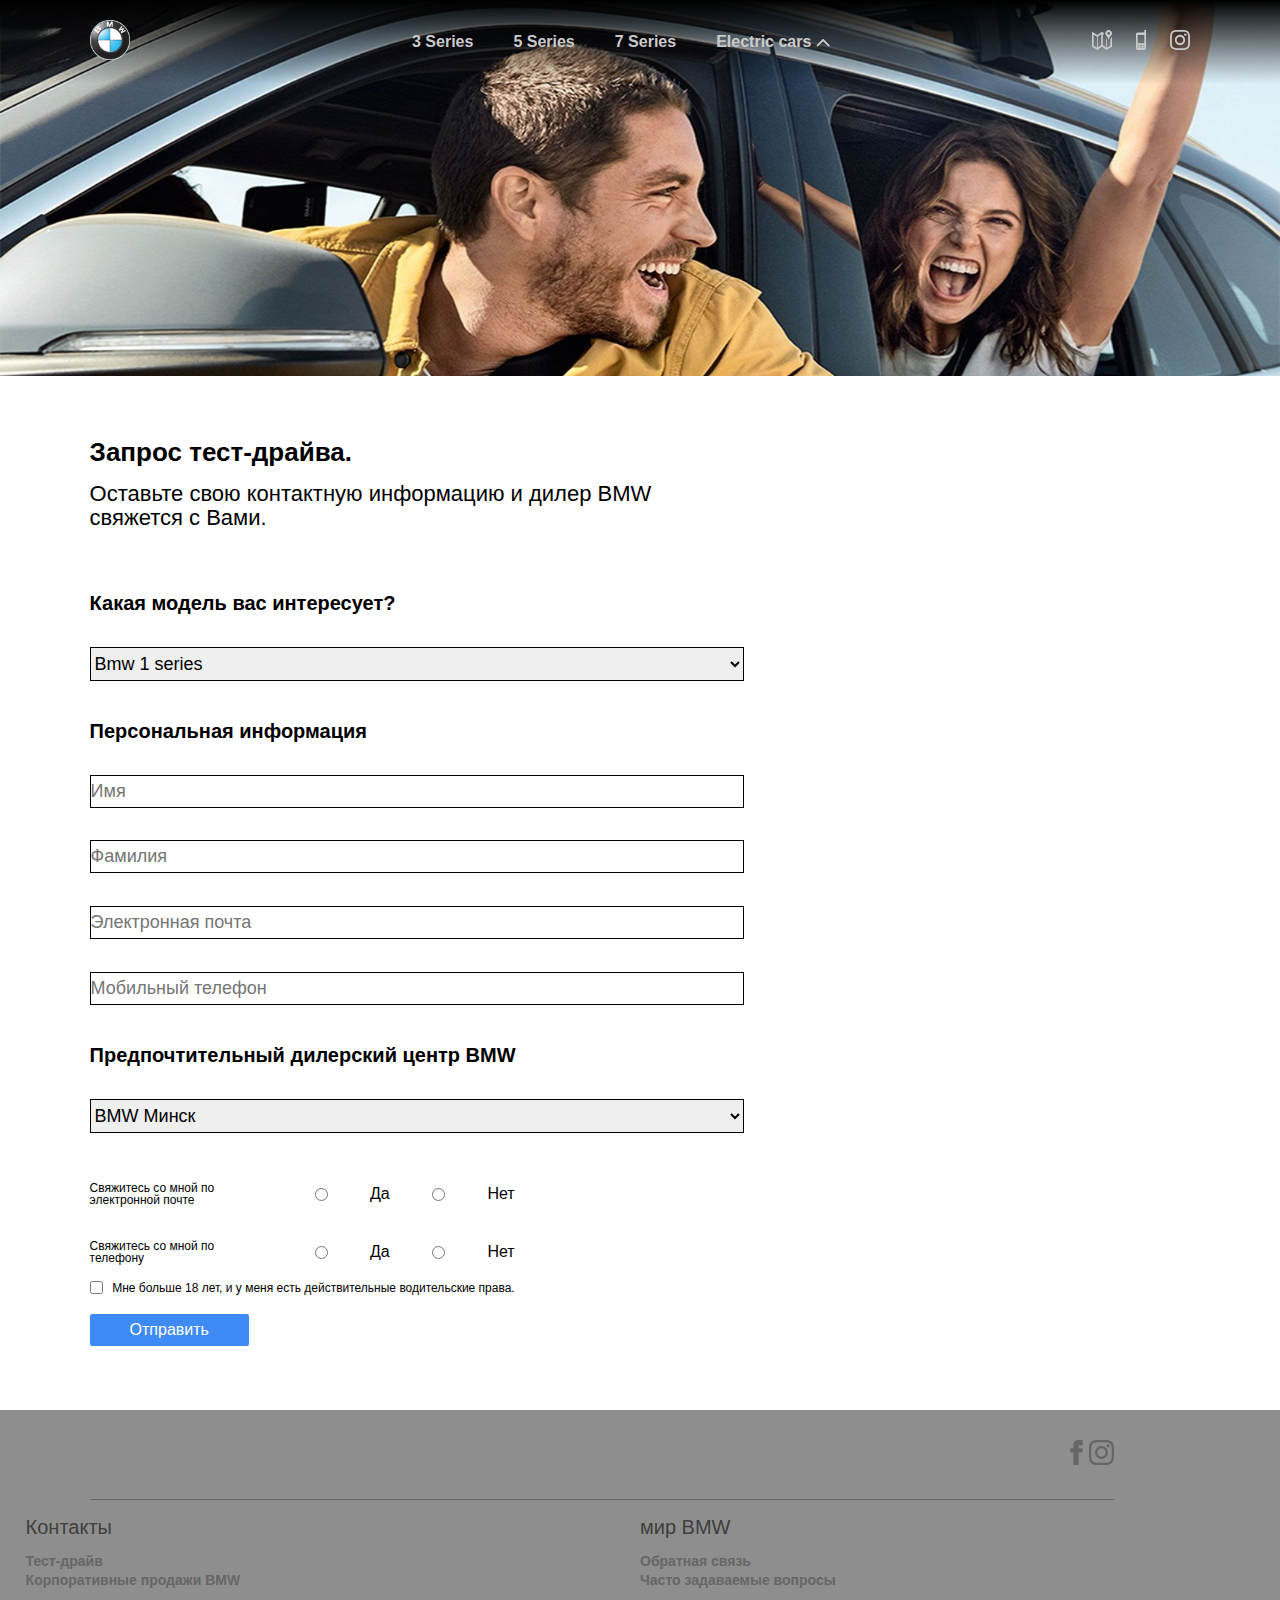
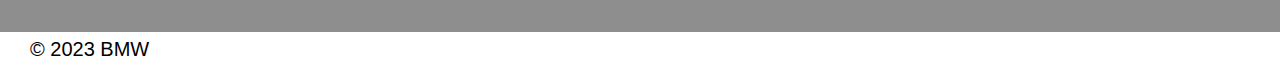
<file: testdrive.html>
<!DOCTYPE html>
<html lang="en">
<head >
  <meta name="viewport" content="width=device-width, initial-scale=1.0">
  <meta charset="utf-8">
  <title> BMW </title>
  <link rel="shortcut icon" href="images/favicon.ico" type="image/x-icon">
  <link rel="stylesheet" href="styles/style.css" type="text/css">
  <link rel="stylesheet" href="styles/styletest.css" type="text/css">
</head>
<body>

    <header class="header">
        <div class="header_div"> 
          <div class="menu-btn">
            <svg  class="menu-icon" xmlns="http://www.w3.org/2000/svg" 
            fill-rule="evenodd" clip-rule="evenodd"><path d="M24 18v1h-24v-1h24zm0-6v1h
            -24v-1h24zm0-6v1h-24v-1h24z" /><path d="M24 19h-24v-1h24v1zm0-
            6h-24v-1h24v1zm0-6h-24v-1h24v1z"/></svg>
          </div>
            <a class="link_home" href="index.html" alt="home"><img class="logo" src="images/logo_bmw.png" alt="bmw"></a>
            <nav class="burger-menu hidden-menu">
              <ul class="list_menu">
                <li class="input_menu"><a class="link_menu" href="bmw7.html">3 Series</a></li>
                <li class="input_menu"><a class="link_menu" href="bmw7.html">5 Series</a></li>
                <li class="input_menu"><a class="link_menu" href="bmw7.html">7 Series</a></li>
                <li class="input_menu"><a class="link_menu btn button" href="#">Electric cars
                       <svg class="svg_electro btn rotate" viewBox="0 0 16 9" xmlns="http://www.w3.org/2000/svg">
                       <path d="M7.29289 8.70711C7.68342 9.09763 8.31658 9.09763 8.70711 8.70711L15.0711 2.34315C15.4616 1.95262 15.4616 1.31946 15.0711 0.928933C14.6805 0.538408 14.0474 0.538408 13.6569 0.928933L8 6.58579L2.34315 0.928932C1.95262 0.538407 1.31946 0.538407 0.928933 0.928932C0.538408 1.31946 0.538408 1.95262 0.928933 2.34315L7.29289 8.70711ZM7 7L7 8L9 8L9 7L7 7Z"/>
                       </svg>
                      </a>
                </li>
              </ul>
            </nav>
            <div class="menu_contact">
            <a class="menu_contact" alt="maps" href="https://www.google.com/maps/place/%D0%A3%D0%A0%D0%9C+%D0%90%D0%BB%D1%8C%D1%84%D0%B0-%D0%91%D0%B0%D0%BD%D0%BA/@53.971947,27.5871928,18.34z/data=!4m5!3m4!1s0x46dbc76c0604fe89:0x4b7a73ce755a266a!8m2!3d53.97207!4d27.58874?hl=ru">
              <svg class="svg_contact" xmlns="http://www.w3.org/2000/svg" viewBox="0 0 24 24"><path d="M23.961 8.429c-.831.982-1.614 1.918-1.961 3.775v6.683l-4 2.479v-9.161c-.206-1.104-.566-1.885-1-2.539v11.475l-4-2.885v-13.069l1.577 1.138c-.339-.701-.577-1.518-.577-2.524l.019-.345-2.019-1.456-5.545 4-6.455-4v18l6.455 4 5.545-4 5.545 4 6.455-4v-11.618l-.039.047zm-17.961 12.936l-4-2.479v-13.294l4 2.479v13.294zm5-3.11l-4 2.885v-13.067l4-2.886v13.068zm9-18.255c-2.1 0-4 1.702-4 3.801 0 3.121 3.188 3.451 4 8.199.812-4.748 4-5.078 4-8.199 0-2.099-1.9-3.801-4-3.801zm0 5.5c-.828 0-1.5-.671-1.5-1.5s.672-1.5 1.5-1.5 1.5.671 1.5 1.5-.672 1.5-1.5 1.5z"/>
              </svg></a>
            <a class="menu_tel" href="tel:+375298667847" alt="mobile">
              <svg class="svg_contact" xmlns="http://www.w3.org/2000/svg"  viewBox="0 0 24 24"><path d="M16 0v3h-8c-1.104 0-2 .896-2 2v17c0 1.104.896 2 2 2h8c1.104 0 2-.896 2-2v-22h-2zm-6 21h-2v-1h2v1zm0-2h-2v-1h2v1zm3 2h-2v-1h2v1zm0-2h-2v-1h2v1zm3 2h-2v-1h2v1zm0-2h-2v-1h2v1zm0-3h-8v-10h8v10z"/>
            </svg></a>
            <a href="https://www.instagram.com/bmw.belarus/" alt="instagram">
              <svg class="svg_contact" xmlns="http://www.w3.org/2000/svg"  viewBox="0 0 24 24"><path d="M12 2.163c3.204 0 3.584.012 4.85.07 3.252.148 4.771 1.691 4.919 4.919.058 1.265.069 1.645.069 4.849 0 3.205-.012 3.584-.069 4.849-.149 3.225-1.664 4.771-4.919 4.919-1.266.058-1.644.07-4.85.07-3.204 0-3.584-.012-4.849-.07-3.26-.149-4.771-1.699-4.919-4.92-.058-1.265-.07-1.644-.07-4.849 0-3.204.013-3.583.07-4.849.149-3.227 1.664-4.771 4.919-4.919 1.266-.057 1.645-.069 4.849-.069zm0-2.163c-3.259 0-3.667.014-4.947.072-4.358.2-6.78 2.618-6.98 6.98-.059 1.281-.073 1.689-.073 4.948 0 3.259.014 3.668.072 4.948.2 4.358 2.618 6.78 6.98 6.98 1.281.058 1.689.072 4.948.072 3.259 0 3.668-.014 4.948-.072 4.354-.2 6.782-2.618 6.979-6.98.059-1.28.073-1.689.073-4.948 0-3.259-.014-3.667-.072-4.947-.196-4.354-2.617-6.78-6.979-6.98-1.281-.059-1.69-.073-4.949-.073zm0 5.838c-3.403 0-6.162 2.759-6.162 6.162s2.759 6.163 6.162 6.163 6.162-2.759 6.162-6.163c0-3.403-2.759-6.162-6.162-6.162zm0 10.162c-2.209 0-4-1.79-4-4 0-2.209 1.791-4 4-4s4 1.791 4 4c0 2.21-1.791 4-4 4zm6.406-11.845c-.796 0-1.441.645-1.441 1.44s.645 1.44 1.441 1.44c.795 0 1.439-.645 1.439-1.44s-.644-1.44-1.439-1.44z"/>
            </svg></a>
            </div>
          </div>
          <ul class="list_electro hidden">
            <li class="item_electro"><a href="bmwi.html"><img class="img_electro" src="images/bmv_ix.jpg"></a><a class="link_electro" href="bmwi.html">iX</a></li>
            <li class="item_electro"><a href="bmwi.html"><img class="img_electro" src="images/bmw_i7.jpg"></a><a class="link_electro" href="bmwi.html">i7</a></li>
            <li class="item_electro"><a href="bmwi.html"><img class="img_electro" src="images/bmw_i4.jpg"></a><a class="link_electro" href="bmwi.html">i4</a></li>
            <li class="item_electro"><a href="bmwi.html"><img class="img_electro" src="images/bmw_i1.jpg"></a><a class="link_electro" href="bmwi.html">i1</a></li>
          </ul>
    </header>


    <main >
        <img class="image_test" src="images/testdrive.jpg" alt="testdrive">
        <section class="testdrive">
        <h2 class="title_test">Запрос тест-драйва.</h2>
        <span class="text_title_test">Оставьте свою контактную
             информацию и дилер BMW <br>свяжется с Вами.</span>
             <form class="form_testdrive">
                <span class="form_quest">Какая модель вас интересует?</span>
                <select class="select-car" name="select-car">
                    <option>Bmw 1 series</option>
                    <option>Bmw 3 series</option>
                    <option>Bmw 4 series</option>
                    <option>Bmw 5 series</option>
                    <option>Bmw 7 series</option>
                    <option>Bmw x5 series</option>
                    <option>Bmw x6 series</option>
                    <option>Bmw i7 series</option>
                </select>
                <span class="form_quest">Персональная информация</span>
                <input class="input_test" type="text" placeholder="Имя">
                <input class="input_test" type="text" placeholder="Фамилия">
                <input class="input_test" type="email" placeholder="Электронная почта">
                <input class="input_test" type="tel" placeholder="Мобильный телефон">
                <span class="form_quest">Предпочтительный дилерский центр BMW</span>
                <select class="select-car" name="select-car">
                  <option>BMW Минск</option>
                  <option>BMW Варшава</option>
                  <option>BMW Вильнюс</option>
                </select>
                <div class="radiobutton">
                <span class="text_form">Свяжитесь со мной по электронной почте</span>
                <input type="radio" name="email">Да<input type="radio" name="email">Нет
                </div>
                <div class="radiobutton">
                  <span class="text_form">Свяжитесь со мной по телефону</span>
                  <input type="radio" name="tel">Да<input type="radio" name="tel">Нет
                  </div>
                  <div class="radiobutton">
                  <input type="checkbox">
                  <span class="text_checkbox">Мне больше 18 лет, и у меня есть 
                  действительные водительские права.</span>
                  </div>
                  <button class="button_form-test">Отправить</button>
            

             </form>
        </section>
    </main>
    <footer>
      <section class="section_footer">
        <div class="container_svg">
          <a href="https://www.facebook.com/BMW" alt="facebook"><svg class="svg_footer" xmlns="http://www.w3.org/2000/svg"  viewBox="0 0 24 24"><path d="M9 8h-3v4h3v12h5v-12h3.642l.358-4h-4v-1.667c0-.955.192-1.333 1.115-1.333h2.885v-5h-3.808c-3.596 0-5.192 1.583-5.192 4.615v3.385z"/>
          </svg>
          </a>
          <a href="https://www.instagram.com/bmw.belarus/" alt="instagram">
          <svg class="svg_footer" xmlns="http://www.w3.org/2000/svg"  viewBox="0 0 24 24"><path d="M12 2.163c3.204 0 3.584.012 4.85.07 3.252.148 4.771 1.691 4.919 4.919.058 1.265.069 1.645.069 4.849 0 3.205-.012 3.584-.069 4.849-.149 3.225-1.664 4.771-4.919 4.919-1.266.058-1.644.07-4.85.07-3.204 0-3.584-.012-4.849-.07-3.26-.149-4.771-1.699-4.919-4.92-.058-1.265-.07-1.644-.07-4.849 0-3.204.013-3.583.07-4.849.149-3.227 1.664-4.771 4.919-4.919 1.266-.057 1.645-.069 4.849-.069zm0-2.163c-3.259 0-3.667.014-4.947.072-4.358.2-6.78 2.618-6.98 6.98-.059 1.281-.073 1.689-.073 4.948 0 3.259.014 3.668.072 4.948.2 4.358 2.618 6.78 6.98 6.98 1.281.058 1.689.072 4.948.072 3.259 0 3.668-.014 4.948-.072 4.354-.2 6.782-2.618 6.979-6.98.059-1.28.073-1.689.073-4.948 0-3.259-.014-3.667-.072-4.947-.196-4.354-2.617-6.78-6.979-6.98-1.281-.059-1.69-.073-4.949-.073zm0 5.838c-3.403 0-6.162 2.759-6.162 6.162s2.759 6.163 6.162 6.163 6.162-2.759 6.162-6.163c0-3.403-2.759-6.162-6.162-6.162zm0 10.162c-2.209 0-4-1.79-4-4 0-2.209 1.791-4 4-4s4 1.791 4 4c0 2.21-1.791 4-4 4zm6.406-11.845c-.796 0-1.441.645-1.441 1.44s.645 1.44 1.441 1.44c.795 0 1.439-.645 1.439-1.44s-.644-1.44-1.439-1.44z"/>
          </svg>
          </a>
        </div>
        <div class="container_contacts">
          <span class="footer_span box1">Контакты</span>
          <a class="link_footer" href="testdrive.html" title="test">Тест-драйв</a>
          <a class="link_footer">Обратная связь</a>
          <span class="footer_span box2">мир BMW</span>
          <a class="link_footer" >Корпоративные продажи BMW</a>
          <a class="link_footer" href="question.html">Часто задаваемые вопросы</a>
        </div>
      </section>
      <span class="bmw2023">© 2023 BMW</span>
    </footer>





<script src="scripts/main.js"></script>

</body>
</html>
</file>
<file: styles/style.css>
* {
  border:0;
  margin:0;
  padding:0;
  box-sizing: border-box;
  outline:none;
}

@font-face {font-family: "BMWTypeNext Pro"; src: 
  url("//db.onlinewebfonts.com/t/ac95f91c55cc591ecf37a4d136ff8031.eot"); 
  src: url("//db.onlinewebfonts.com/t/ac95f91c55cc591ecf37a4d136ff8031.eot?#iefix")
  format("embedded-opentype"), url("//db.onlinewebfonts.com/t/ac95f91c55cc591ecf37a4d136ff8031.woff2") 
  format("woff2"), url("//db.onlinewebfonts.com/t/ac95f91c55cc591ecf37a4d136ff8031.woff") format("woff"),
  url("//db.onlinewebfonts.com/t/ac95f91c55cc591ecf37a4d136ff8031.ttf") 
  format("truetype"), url("//db.onlinewebfonts.com/t/ac95f91c55cc591ecf37a4d136ff8031.svg#BMWTypeNext Pro")
  format("svg"); }


a {
  text-decoration: none;
}

ul{
  list-style-type: none;
}

.preview {
    width: 100%;
    display: grid;
    grid-template-columns: 1fr, 1fr;
    grid-gap: 5px;
    grid-auto-flow: row;
}

.preview_img {
    grid-column: 1/3;
    grid-row: 1/2;
    width: 100%;
    height: auto;
    background-image: url(../images/bmw_7_g70.jpg);
    background-size: cover;
    background-position: center center;
    background-repeat: no-repeat;
    padding-top: 44%;
    overflow: hidden;
}

.preview_bmw5 {
  position: absolute;
  left: 0;
  top: 40%;
}

.preview_img5 {
  position:relative;
  width: 100%;
  padding-top: 45%;
  grid-column: 1/2;
  grid-row: 2/3;
  background-image: url(../images/bmw_5g30.jpg);
  background-size: cover;
  background-position: center center;
}

.preview_img3 {
  position: relative;
  width: 100%;
  grid-column: 2/3;
  grid-row: 2/3;
  background-image: url(../images/bmw_3.jpg);
  height: auto;
  background-size: cover;
  background-position: center center;
}

.preview_bmw3 {
  position: absolute;
  top:0;
  left: 5px;
}

.header {
    position: absolute;
    left: 0;
    top:0;
    width: 100%;
    
}

.menu-btn {
  display: none;
}


.menu-icon {
  fill:#fff;
  height: 40px;
  width: 40px;
}

.header_div {
   width: 100%;
   padding: 0 7% 0 7%;
   display: flex;
   justify-content: space-between;
   align-items: center;
   background: linear-gradient(#000, hsla(0, 0%, 100%, 0))
}




.logo {
  width: 100%;
  max-width: 40px;
  transition: 1.5s;
}

.logo:hover {
  transform: rotate(360deg);
}

.list_menu {
  font: 600 16px/14px  Verdana, Arial, sans-serif;
  color: #cacaca;
  display:flex;
  flex-direction: row;
  justify-content: center;
  align-items: center;
  padding: 15px 0 15px 0;
}

.link_menu {
    color: #cacaca;
}

.link_menu:hover {
  color:#fff;
}

.svg_electro:hover {
    fill: #fff;
}

.input_menu {
  padding: 20px 0 20px 40px;
}

.svg_contact {
  height: 20px;
  fill:#cacaca;
  padding-left: 15px;
}

.svg_contact:hover {
  fill: #fff;
}

.tagline {
  position: absolute;
  top: 12%;
  right: 2%;
  font-family: Arial, Helvetica, sans-serif;
  color:#fff;
  z-index: 8;
}

.am_fahren {
  font-family: Cursive, Arial, sans-serif;
  font-weight: 100;
}

.list_electro {
  width: 100%;
  position: absolute;
  display: flex;
  justify-content: space-around;
  align-items: center;
  background: #fff;
  z-index: 5;
}

.item_electro {
  display: flex;
  flex-direction: column;
  align-items: center;
  justify-content: center;
}

.img_electro {
  width: 100%;
}

.svg_electro {
  height: 8px;
  fill:#cacaca;
  padding-left: 5px;
  transition: .3s;
}

.rotate {
  transform: rotate(180deg);
}

.link_electro {
  display: inline-block;
  font: 600 22px/22px Verdana, Arial, Sans-serif;
  color: #000;
  padding-bottom: 5px;
}

.link_electro:hover {
  color:rgb(27, 252, 15);
}

.hidden {
  display: none;
}

.preview_bmw7 {
  width: max-content;
  position: absolute;
  top: 14%;
  left: 1%;
  z-index: 3;
}

.span_luxury {
  display:inline-block;
  font: 400 46px/46px  Arial, Verdana, Sans-serif; 
  color:#fff;
}

.span_luxury_small{
  display: inline-block;
  font: 400 36px/36px Consolas, Arial, Sans-serif; 
  color:#fff;
}
.span_sedan {
  display: inline-block;
  font: 400 23px/23px Helvetica, Arial, Sans-serif;
  color:#fff;
  padding: 3px 0 15px 0;
}

.the7 {
  display: none;
}

.span_sedan_small {
  display: inline-block;
  font: 400 18px/18px Helvetica, Arial, Sans-serif;
  color:#fff;
  padding: 3px 0 15px 0;
}

.link_transition, .link_test-drive {
  display: inline-block;
  padding: 10px 30px;
  background-color: #1b57ac;
  font: 600 14px/14px Helvetica, Arial, Sans-serif; 
  color: #fff;
  border: #1b57ac solid 2px;
  border-radius: 3px;
}

.link_test-drive {
  background: 0;
  border-color: #fff;
  padding: 10px 25px;
}

.link_test-drive:hover {
  opacity: 0.5;
}

.link_transition:hover {
  background: #1d519a;
  border-color:#1d519a ;
}

.models {
  width:100%;
  padding: 20px 5%;
  margin: 20px 0 20px;
}

.model_box {
  width: 100%;
  margin-top: 20px;
}

.list_models{
  width:100%;
  display:flex;
  justify-content: space-around;
  align-items: flex-start;
  flex-wrap: wrap;
}

.list_models-name {
  font: 400 24px/24px Verdana, Arial, Sans-serif;
  display: block;
  padding: 5px 0 5px;
  background: #ececec;
}

.item_model {
  width: 100%;
  max-width: 320px;
  display: flex;
  flex-direction: column;
  justify-content: center;
  align-items: center;  
}

.model_name {
  font: 600 20px/20px Verdana, Helvetica, Sans-serif;
  padding-bottom: 7px;
}

.model_description {
  font:100 16px/16px Courier, Helvetica, Sans-serif;
  padding-bottom: 5px;
}

.model_link {
  font: 800 14px/14px Helvetica, Arial, Sans-serif;
  padding-top: 7px;
  color: #000;
  transition: .5s;
}

.model_link:hover {
  color: #1b57ac;
}





.container_slider{
  position: relative;
	margin: 40px auto;
  width: 100%;
	overflow:hidden;
  padding-top: 34.5%;
}
.slider_img{
	position: absolute;
	animation: round 20s infinite;
	opacity:0;
  width:100%;
  top:0;
  left:0;
}

.power{
  width: 100%;
}

@keyframes round {
  25%{opacity:1}
  40%{opacity:0}
}

.slider_img:nth-child(1){
  animation-delay: 0}

.slider_img:nth-child(2){
  animation-delay: 15s}

.slider_img:nth-child(3){
  animation-delay: 10s}

.slider_img:nth-child(4){
  animation-delay: 5s;
}

.container_text {
  position:absolute;
  top: 13%;
  left:8%;
}

.text_slider {
  font: 100 33px/33px Arial, Verdana, Sans-serif;
  font-size: xx-large;
  color:#fff;
}

.text2_slider {
  font: 100 20px/20px Helvetica, Arial, Sans-serif;
  color:#fff;
  margin-top: 10px;
}









.section_footer {
  background-color: #8e8e8e;
  width: 100%;
  padding-bottom: 40px;
}

.container_svg {
  margin: 0 7% 0 7%;
  padding: 30px 0 30px 0;
  width: 80%;
  display:flex;
  justify-content: end;
  align-items: center;
  border-bottom: #666 solid 1px;
  }

.svg_footer {
  height: 25px;
  fill: #666;
}

.container_contacts {
  display: grid;
  grid-template-columns: 1fr 1fr;
  justify-content: space-evenly;
  padding: 0 2%;
}

.box1 {
  padding: 20px 0 20px 0;
  grid-column: 1/2;
  grid-row: 1/2;
}

.box2 {
  padding: 20px 0 20px 0;
  grid-column: 2/2;
  grid-row: 1/2;
}

.footer_span {
  font: 100 20px/14px Helvetica, Arial, Sans-serif;
  color:#403e3e;

}

.link_footer {
  color: #666666;
  font: 800 14px/14px Helvetica, Arial, Sans-serif;
  padding-bottom: 5px;
}

.link_footer:hover {
  color:#403e3e;
}

.bmw2023 {
  padding: 10px 0 10px 30px;
  display: inline-block;
  font: 400 20px/14px Arial, Sans-serif;
}



@media screen and (max-width: 840px) {

  .list_menu {
    font: 600 13px/13px  Verdana, Arial, sans-serif;
    padding: 15px 0 15px 0;
  }

  .input_menu {
    padding: 10px 0 10px 20px;
  }

  .preview_img {
    grid-column: 1/3;
    grid-row: 1/2;
    width: 100%;
    background-image: url(../images/840px/bmw_7_g70-840.jpg);
    background-size: cover;
    background-position: center center;
    background-repeat: no-repeat;
    padding-top: 58%;
    overflow: hidden;
  }

  .link_transition, .link_test-drive {
    display: inline-block;
    padding: 5px 13px;
    background-color: #1b57ac;
    font: 600 12px/12px Helvetica, Arial, Sans-serif;
    color: #fff;
    border: #1b57ac solid 2px;
    border-radius: 3px;
}

.link_test-drive {
  background: 0;
  border-color: #fff;
  padding: 5px 8px;
}

  .span_luxury {
    display: inline-block;
    font: 400 30px/30px  Arial, Verdana, Sans-serif;
    color: #fff;
  }

  .span_sedan {
    display: inline-block;
    font: 400 14px/14px Helvetica, Arial, Sans-serif;
    color: #fff;
    padding: 3px 0 6px 0;
}

.tagline {
  position: absolute;
  top: 8%;
  right: 2%;
  font: 200 20px/20px Arial, Helvetica, sans-serif;
  color: #fff;
  z-index: 3;
}

.list_electro {
  width: 100%;
  position: absolute;
  display: flex;
  justify-content: space-around;
  align-items: center;
  background: #fff;
  z-index: 5;
  left: 0;
  top: 51px;
}

.hidden {
  display: none;
}

.preview_bmw7 {
  width: max-content;
  position: absolute;
  top: 8%;
  left: 1%;
  z-index: 3;
}

.span_luxury_small {
  display: inline-block;
  font: 400 26px/26px Consolas, Arial, Sans-serif;
  color: #fff;
}
  
.span_sedan_small {
  display: inline-block;
  font: 400 14px/14px Helvetica, Arial, Sans-serif;
  color: #fff;
  padding: 3px 0 4px 0;
}


  .preview_img5 {
    padding-top: 63%;
    background-image: url(../images/840px/bmw_5g30-840.jpg);

}

.preview_img3 {
  background-image: url(../images/840px/bmw_3-840.jpg);
}

.preview_bmw5 {
  position: absolute;
  left: 0;
  top: 4%;
}




.text_slider {
  font: 100 22px/22px Arial, Verdana, Sans-serif;
  color: #fff;
}

.text2_slider {
  font: 100 14px/14px Helvetica, Arial, Sans-serif;
  color: #fff;
  margin-top: 10px;
}
}
  

@media screen and (max-width: 630px) {

  
  

  .list_menu {
    flex-direction: column;
    align-items: flex-start;
    padding: 48px 20px;
  }

  .burger-menu {
    width: 100vw;
    height: 100vw;
    background: #4c4a4a;
    position:absolute;
    z-index: 7;
    left:0;
    top:0;
  }
  
  .list_electro {
    width: 100%;
    position: absolute;
    display: flex;
    flex-direction: row;
    justify-content: space-around;
    align-items: center;
    background: #fff;
    flex-wrap: wrap;
    z-index: 8;
    left: 154px;
    top: 0;
    width: 27%;
  }

  .menu-btn {
    display: block;
    position: absolute;
    top: 5px;
    left: 5px;
    cursor: pointer;
    z-index: 9;
  }
   
  .link_home {
    margin: 1% 0 0 41%
  }
    
  .hidden-menu {
    display: none;
   }
  

    .hidden {
    display: none;
  }

  .preview_img {
    grid-column: 1/2;
    grid-row: 1/2;
    width: 100%;
    height: auto;
  }

  .preview_img5 {
    position: relative;
    width: 100%;
    padding-top: 75%;
    grid-column: 1/2;
    grid-row: 2/3;
  }

  .preview_img3 {
    padding-top:75%;
    position: relative;
    width: 100%;
    grid-column: 1/2;
    grid-row: 3/4;
  }
  

  .span_sedan_small, .span_sedan, .tagline, .span_luxury {
    display: none;
  }

.link_home {
  display:inline-block;
  height: 30px;
}

.svg_contact {
  height: 17px;
}


.the7 {
  display: inline-block;
  font: 400 26px/26px Consolas, Arial, Sans-serif;
  color: #fff;
}

.preview_bmw7 {
  top: 14%;
  left: 1%;
}

.logo {
  height: 30px;
}

.menu-icon:hover {
  fill: rgb(64, 102, 219);
}
}
</file>
<file: styles/stylebmw.css>
.content_bmw7 {
    font: 100 16px/24px BMWTypeNext Pro, Arial, Sans-serif;
}

.preview_image {
  width: 100%;
}

.titlebmw {
  text-align: center;
  font: 100 48px/48px BMWTypeNext Pro, Verdana, Sans-serif;
  margin: 0 auto;
  padding: 40px 7%;
}

.text_content {
  padding: 0 7%;
}

.list_bmw7 {
  list-style-type: disc;
  padding: 0 9%;
}

.bmw_exterior {
  width: 100%;
}

.container_exterior {
  width: 100%;
  padding: 0 7%;
  display: flex;
  justify-content: space-between;
  align-items: start;
  
}

.inbox_bmw {
  max-width: 32%;
  display: flex;
  flex-direction: column;
  justify-content: center;
  align-items: center;
}

.mini_img {
  width: 100%;
}
  
.title_mini {
  display:inline-block;
  font: 100 24px/30px BMWTypeNext Pro, Verdana, Sans-serif;
  padding: 9% 0;
}

.description_ext {
  width: 80%;
}



@media  screen and (max-width: 830px) {
  .container_exterior{
    flex-wrap: wrap;
  }

  .inbox_bmw {
  min-width: 320px;
  }
}

@media screen and (max-width: 630px) {
  .container_exterior {
    padding: 0 2%;
  }

  .inbox_bmw {
    min-width: 290px;
    }
  
}
</file>
<file: styles/styleelectro.css>
.main_electro {
    font: 100 16px/16px BMWTypeNext Pro, Arial, Sans-serif;
}

.preview_electro {
    width: 100%;
}

.content_electro {
    padding: 0 7%;
}

.titlebmw {
   font: 100 40px/40px BMWTypeNext Pro, Verdana, Sans-serif;
    margin: 0 auto;
    padding: 40px 0;
  }

  .text_electro {
    font: 100 18px/24px BMWTypeNext Pro, Verdana, Sans-serif;
  }

  .zapashoda {
    width: 45%%;
    display:flex;
    align-items: flex-start;
    justify-content: space-between;
    flex-wrap: wrap;
    padding: 5% 0;
  }

  .box_electro {
    width: 45%;
    min-width: 406px;
    display: flex;
    flex-direction: column;
    justify-content: flex-start;
    align-items:flex-start;
  }

  .title_box {
    font: 100 30px/30px Verdana, Arial, Sans-serif; 
    padding-bottom: 20px;
  }
  
  .img_ix {
    width: 50%;
  }

  .charger {
    padding: 4% 0;
    display: grid;
    grid-gap: 4%;
  }

  .charger_span {
    font: 100 26px/26px Helvetica, Arial, Sans-serif;
  }

  .charger_img {
    width: 80%;
    grid-column: 1/2;
    grid-row: 1/2;
  }

  .charger_img2 {
    width: 80%;
    grid-column: 2/3;
    grid-row: 1/2;
  }

  .home_charger {
    grid-column: 1/2;
    grid-row: 2/3;
  }

  .list_charger {
    grid-column: 1/2;
    grid-row: 3/4;
  }

  .item_charger {
    padding: 7px 0 7px;
  }

  .time_charger {
    font-weight: 700;
  }

  .text_charger {
    font-size: 18px;
    font-family: 'Courier New', Courier, monospace;
  }
</file>
<file: styles/stylequestion.css>
.contentbox {
  width: 100%;
  padding: 0 7% 10% 7%;
  margin-top: 85px;
  font: 100 16px/16px BMWTypeNext Pro, Arial, Sans-serif;
}

.title_question {
  font:100 40px/40px BMWTypeNext Pro, Arial, Sans-serif;
  display: block;
  padding: 5% 0 2%;
}

.text_question {
  display:inline-block;
  padding-bottom: 4%;
}



.list_question {
  width: 100%;
}

.item_list-question{
  border-bottom: 1px solid #ccc6c6;
  border-top: 1px solid #ccc6c6;
    
}


.container-item {
  min-height: 70px;
  display: flex;
  justify-content: flex-start;
  align-items: center;
  cursor: pointer;
}

.icon {
  height: 12px;
}

.item_name {
  display: inline-block;
  font-weight: 600;
  padding: 5px 0 5px 10px;
}


.buton {
  display: none;
}

.text-content {
  display: none;
  margin: 10px 30px 10px 30px;
}


.buton:checked ~ .text-content {
  display:block;
}

.buton:checked ~.icon {
  transform: rotate(180deg); 
  
}
</file>
<file: styles/styletest.css>
.testdrive {
  width: 100%;
  font: 100 16px/16px BMWTypeNext Pro, Arial, Sans-serif;
  padding: 5% 7%;
}

.image_test {
    width: 100%;
}

.title_test {
    font-size: 26px;
}

.text_title_test {
    display:inline-block;
    padding:2% 0 5%;
    font-size: 22px;
    line-height: 24px;
}

.form_quest {
  font: 600 20px/22px Helvetica, Arial, Sans-serif;
  display:block;
  padding: 1% 0 5%;
}

.form_testdrive {
  width: 100%;
  padding-right: calc(100% - 654px);
}

.select-car {
    width: 100%;
    border: 1px solid #000;
    font: 200 18px/18px Verdana, Arial, Sans-serif;
    padding: 5px 0 5px;
    margin-bottom: 5%;
}

.input_test {
  width: 100%;
  border: 1px solid #000;
  font: 200 18px/18px Verdana, Arial, Sans-serif;
  margin-bottom: 5%;
  padding: 5px 0 5px;
}

.text_form {
  font: 100 12px/12px Arial, Verdana, Sans-serif;
  display: inline-block;
  width: 40%;
  margin: 4% 3% 4% 0;
}

.radiobutton {
  width: 65%;
  display: flex;
  justify-content: space-between;
  align-items: center;
}

.text_checkbox {
  font: 100 12px/12px Arial, Verdana, Sans-serif;
  padding-left: 2%;
}

.button_form-test {
  padding: 7px 40px;
  background: #3f8bf5;
  color:#fff;
  margin-top: 3%;
  border-radius: 2px;
  font-size: 16px;
}
</file>
